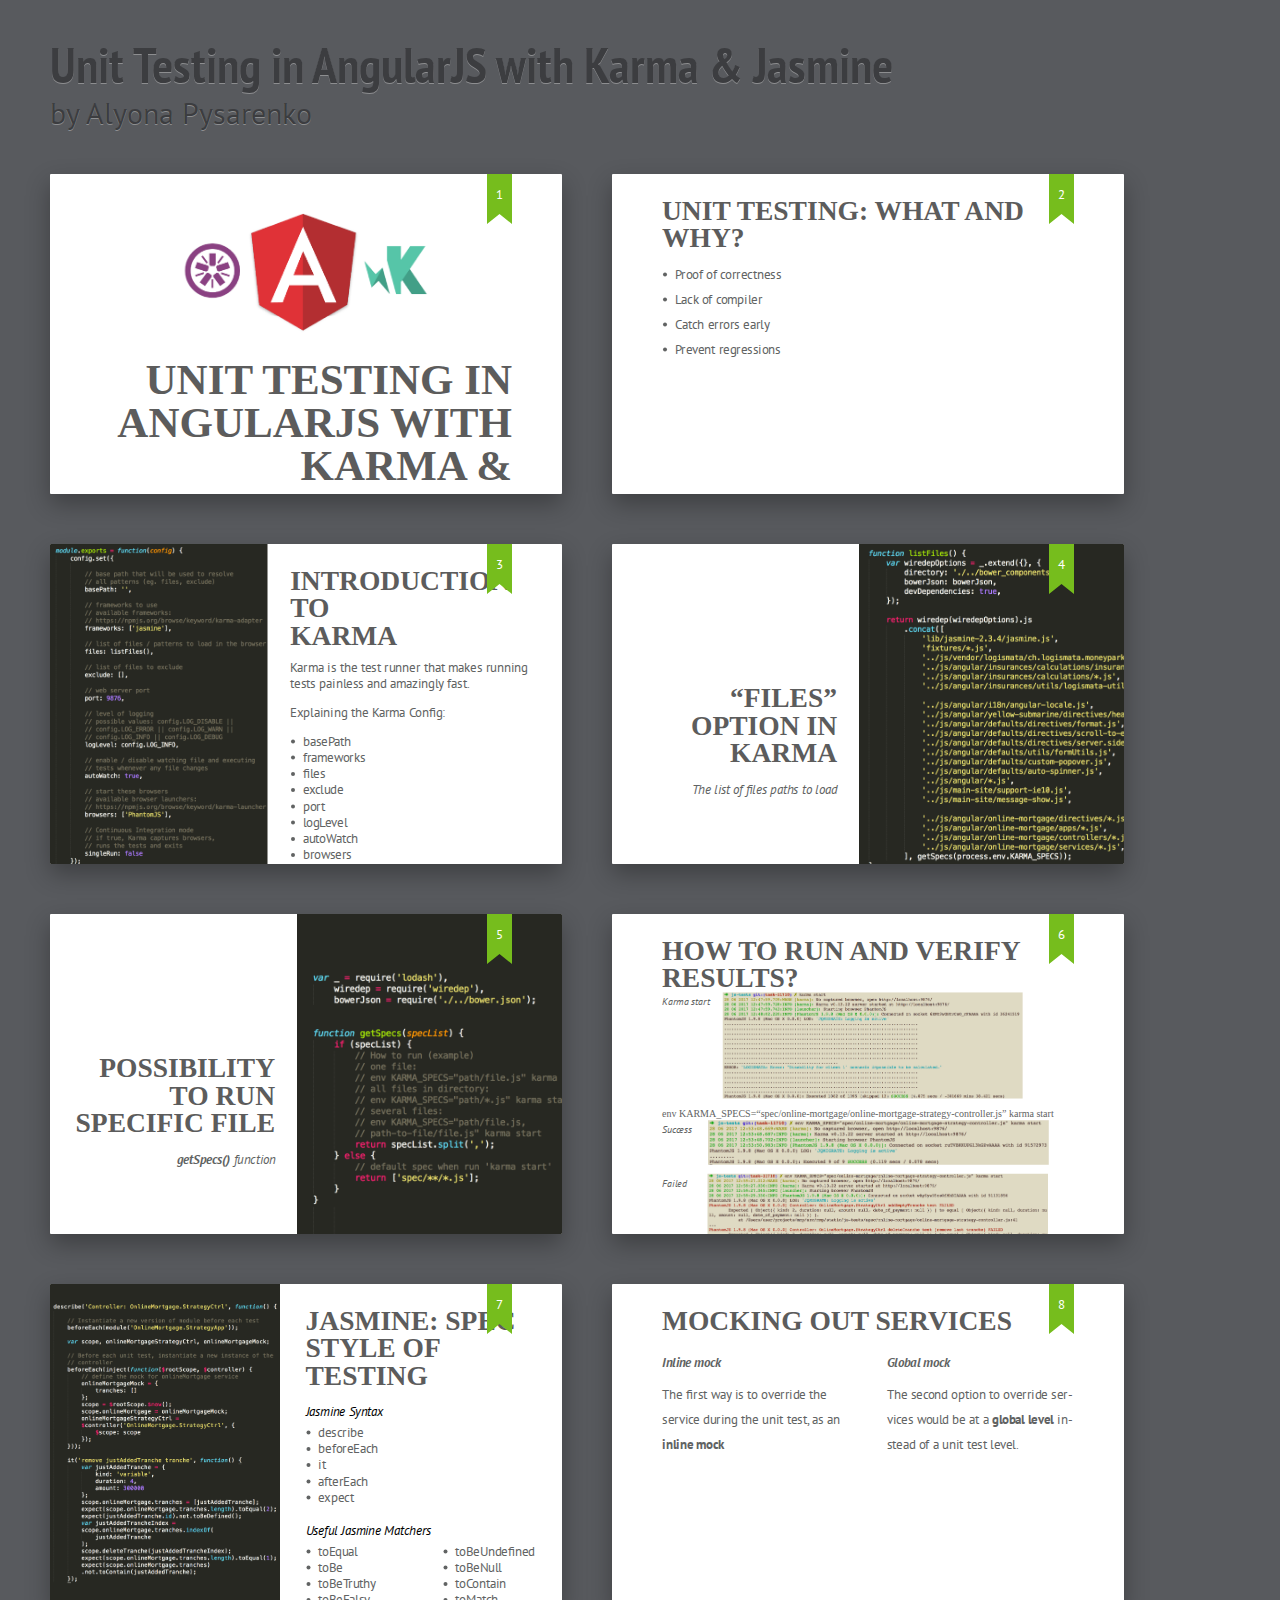
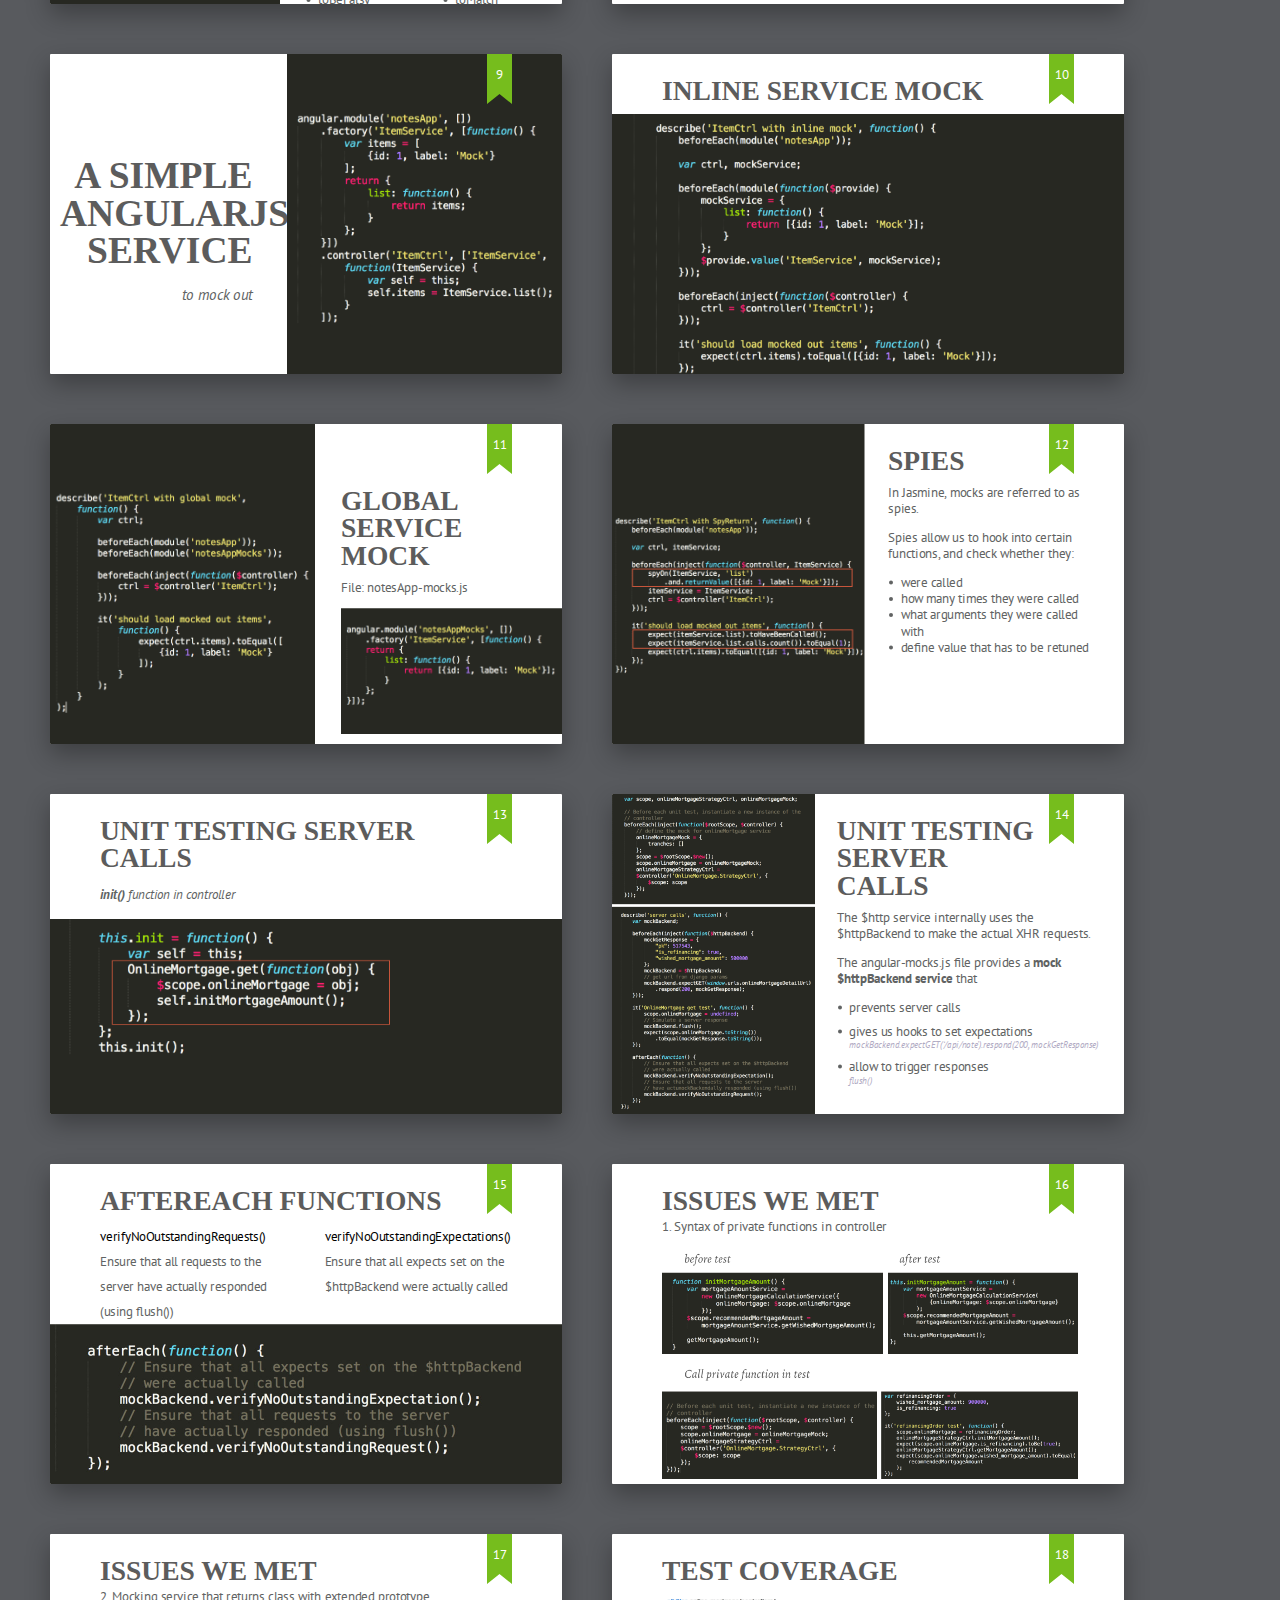
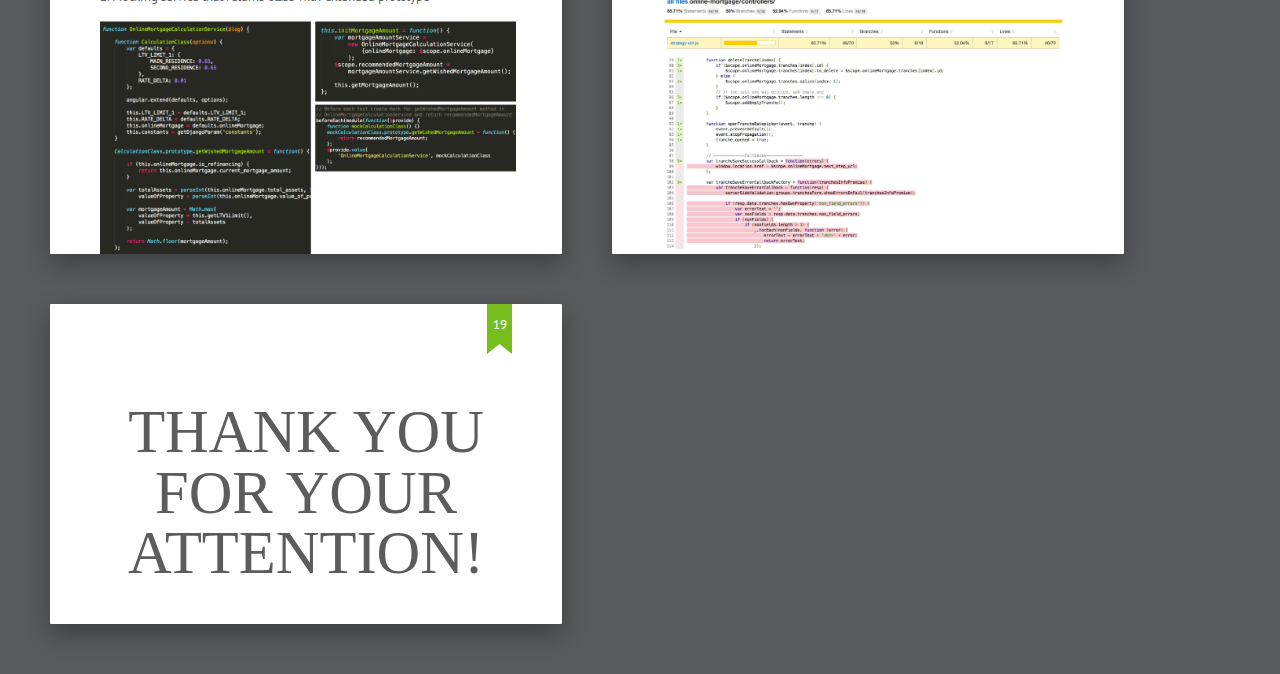
<file: angular-unit-testing/index.html>
<!DOCTYPE html>
<html lang="en">
<head>
	<title>Unit Testing in AngularJS with Karma & Jasmine</title>
	<meta charset="utf-8">
	<meta http-equiv="x-ua-compatible" content="ie=edge">
	<meta name="viewport" content="width=device-width, initial-scale=1">
	<link rel="stylesheet" href="shower/themes/ribbon/styles/screen-16x10.css">
</head>
<body class="shower list">
	<header class="caption">
		<h1>Unit Testing in AngularJS with Karma & Jasmine</h1>
		<p>by Alyona Pysarenko</p>
	</header>

	<section class="slide" id="cover">
		<figure>
			<img class="cover" src="pictures/cover.png" alt="Karma and Jasmine">
		</figure>
		<h2>Unit Testing in AngularJS with Karma & Jasmine</h2>
		<p>by Alyona Pysarenko</p>
	</section>

	<section class="slide">
		<h2>Unit Testing: What and Why?</h2>
		<ol>
			<li>Proof of correctness</li>
			<li>Lack of compiler</li>
			<li>Catch errors early</li>
			<li>Prevent regressions</li>
		</ol>
	</section>

	<section class="slide slide-content-right karma-config">
		<figure class="pull-left">
			<img src="pictures/slide3.png" alt="Karma config">
		</figure>
		<div class="pull-right">
			<h2>Introduction to <br>Karma</h2>
			<p>Karma is the test runner that makes running tests painless and amazingly fast.</p>
			<p>Explaining the Karma Config:</p>
			<ol>
				<li>basePath</li>
				<li>frameworks</li>
				<li>files</li>
				<li>exclude</li>
				<li>port</li>
				<li>logLevel</li>
				<li>autoWatch</li>
				<li>browsers</li>
				<li>singleRun</li>
			</ol>
		</div>
	</section>

	<section class="slide files-option-karma">
		<div class="pull-left slide-content-left">
			<h2>“Files” Option in Karma</h2>
			<p>The list of files paths to load</p>
		</div>
		<figure class="pull-right">
			<img src="pictures/slide4.png" alt="Files Option in Karma">
		</figure>
	</section>

	<section class="slide run-specific-file">
		<div class="pull-left slide-content-left">
			<h2>Possibility to run specific file</h2>
			<p><i><b>getSpecs()</b> function</i></p>
		</div>
		<figure class="pull-right">
			<img src="pictures/slide5.png" alt="Possibility to run specific file">
		</figure>
	</section>

	<section class="slide karma-run">
		<h2>How to run and verify results?</h2>
		<p class="title-karma-start">Karma start</p>
		<figure class="karma-run-default">
			<img src="pictures/slide6_1.png" alt="Karma start">
		</figure>
		<p class="condensed-font">env KARMA_SPECS=“spec/online-mortgage/online-mortgage-strategy-controller.js” karma start</p>
		<p class="title-left">Success</p>
		<figure class="karma-run-success">
			<img src="pictures/slide6_2.png" alt="Karma start success">
		</figure>
		<p class="title-left">Failed</p>
		<figure class="karma-run-fail">
			<img src="pictures/slide6_3.png" alt="Karma start failed">
		</figure>
	</section>

	<section class="slide slide-content-right jasmine-spec-style">
		<figure class="pull-left">
			<img src="pictures/slide7.png" alt="Jasmine Spec Style">
		</figure>
		<div class="pull-right">
			<h2>Jasmine: Spec <br>Style of Testing</h2>
			<h3>Jasmine Syntax</h3>
			<ol>
				<li>describe</li>
				<li>beforeEach</li>
				<li>it</li>
				<li>afterEach</li>
				<li>expect</li>
			</ol>
			<h3>Useful Jasmine Matchers</h3>
			<ol class="double">
				<li>toEqual</li>
				<li>toBe</li>
				<li>toBeTruthy</li>
				<li>toBeFalsy</li>
				<li>toBeDefined</li>
				<li>toBeUndefined</li>
				<li>toBeNull</li>
				<li>toContain</li>
				<li>toMatch</li>
			</ol>
		</div>
	</section>

	<section class="slide mocking-services">
		<h2>Mocking Out Services</h2>
		<div class="double">
			<div>
				<p><i><b>Inline mock</b></i></p>
				<p>The first way is to override the service during the unit test, as an <b>inline mock</b></p>
			</div>
			<div>
				<p><i><b>Global mock</b></i></p>
				<p>The second option to override services would be at a <b>global level</b> instead of a unit test level.</p>
			</div>
		</div>
	</section>

	<section class="slide simple-service">
		<div class="pull-left slide-content-left">
			<h2>A Simple AngularJS Service</h2>
			<p><i>to mock out</i></p>
		</div>
		<figure class="pull-right">
			<img src="pictures/slide9.png" alt="A Simple AngularJS Service">
		</figure>
	</section>

	<section class="slide full-width-pic inline-service-mock">
		<h2>inline service mock</h2>
		<figure>
			<img src="pictures/slide10.png" alt="inline service mock">
		</figure>
	</section>

	<section class="slide slide-content-right global-service-mock">
		<figure class="pull-left">
			<img src="pictures/slide11.png" alt="Global Service mock">
		</figure>
		<div class="pull-right">
			<h2>Global Service mock</h2>
			<p>File: notesApp-mocks.js</p>
			<figure>
				<img src="pictures/slide11_2.png" alt="Global Service mock">
			</figure>
		</div>
	</section>

	<section class="slide slide-content-right spies">
		<figure class="pull-left">
			<img src="pictures/slide12.png" alt="Spies">
		</figure>
		<div class="pull-right">
			<h2>Spies</h2>
			<p>In Jasmine, mocks are referred to as spies.</p>
			<p>Spies allow us to hook into certain functions, and check whether they:</p>
			<ol>
				<li>were called</li>
				<li>how many times they were called</li>
				<li>what arguments they were called with</li>
				<li>define value that has to be retuned</li>
			</ol>
		</div>
	</section>

	<section class="slide full-width-pic init-function">
		<h2>Unit Testing Server Calls</h2>
		<p><i><b>init()</b> function in controller</i></p>
		<figure>
			<img src="pictures/slide13.png" alt="Unit Testing Server Calls">
		</figure>
	</section>

	<section class="slide unit-testing-server-calls slide-content-right">
		<figure class="pull-left">
			<img src="pictures/slide14.png" alt="Unit Testing Server Calls">
		</figure>
		<div class="pull-right">
			<h2>Unit Testing Server <br>Calls</h2>
			<p>The $http service internally uses the $httpBackend to make the actual XHR requests.</p>
			<p>The angular-mocks.js file provides a <b>mock $httpBackend service</b> that
			<ol>
				<li>prevents server calls</li>
				<li>gives us hooks to set expectations <i>mockBackend.expectGET(‘/api/note’).respond(200, mockGetResponse)</i></li>
				<li>allow to trigger responses  <i>flush()</i></li>
			</ol>
		</div>
	</section>

	<section class="slide full-width-pic">
		<h2>afterEach FUNCTIONS</h2>
		<div class="double">
			<div>
				<h3>verifyNoOutstandingRequests()</h3>
				<p>Ensure that all requests to the server have actually responded (using flush())</p>
			</div>
			<div>
				<h3>verifyNoOutstandingExpectations()</h3>
				<p>Ensure that all expects set on the $httpBackend were actually called</p>
			</div>
		</div>
		<figure>
			<img src="pictures/slide15.jpg" alt="afterEach FUNCTIONS">
		</figure>
	</section>

	<section class="slide issues">
		<h2>Issues we met</h2>
		<p>1. Syntax of private functions in controller</p>
		<figure>
			<img src="pictures/slide16.jpg" alt="Call private function in test">
		</figure>
	</section>

	<section class="slide issues">
		<h2>Issues we met</h2>
		<p>2. Mocking service that returns class with extended prototype</p>
		<figure>
			<img src="pictures/slide17.jpg" alt="Mocking service that returns class">
		</figure>
	</section>

	<section class="slide test-coverage">
		<h2>Test coverage</h2>
		<figure>
			<img src="pictures/slide18.jpg" alt="Test coverage">
		</figure>
	</section>

	<section class="slide thank-you">
		<h1>Thank you for your attention!</h1>
	</section>

	<div class="progress"></div>

	<script src="shower/shower.min.js"></script>
</body>
</html>
</file>
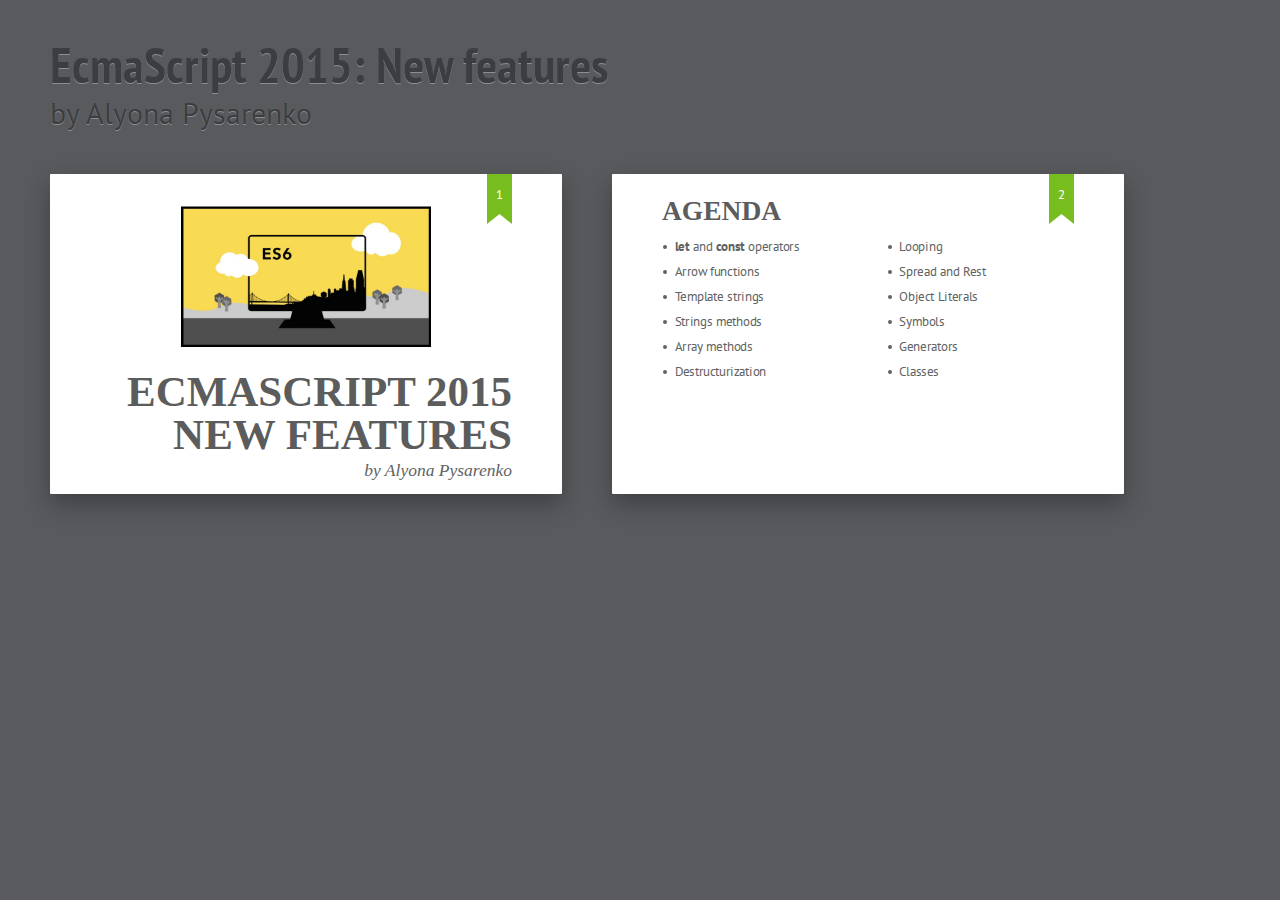
<file: es2015/index.html>
<!DOCTYPE html>
<html lang="en">
<head>
	<title>EcmaScript 2015</title>
	<meta charset="utf-8">
	<meta http-equiv="x-ua-compatible" content="ie=edge">
	<meta name="viewport" content="width=device-width, initial-scale=1">
	<link rel="stylesheet" href="shower/themes/ribbon/styles/screen-16x10.css">
</head>
<body class="shower list">
	<header class="caption">
		<h1>EcmaScript 2015: New features</h1>
		<p>by Alyona Pysarenko</p>
	</header>

	<section class="slide" id="cover">
		<figure>
			<img class="cover" src="pictures/cover.jpg" alt="EcmaScript 2015">
		</figure>
		<h2>EcmaScript 2015<br> New features</h2>
		<p>by Alyona Pysarenko</p>
	</section>

	<section class="slide">
		<h2>Agenda</h2>
		<ol class="double">
			<li><b>let</b> and <b>const</b> operators</li>
			<li>Arrow functions</li>
			<li>Template strings</li>
			<li>Strings methods</li>
			<li>Array methods</li>
			<li>Destructurization</li>
			<li>Looping</li>
			<li>Spread and Rest</li>
			<li>Object Literals</li>
			<li>Symbols</li>
			<li>Generators</li>
			<li>Classes</li>
		</ol>
	</section>
	<div class="progress"></div>
	<script src="shower/shower.min.js"></script>
</body>
</html>
</file>
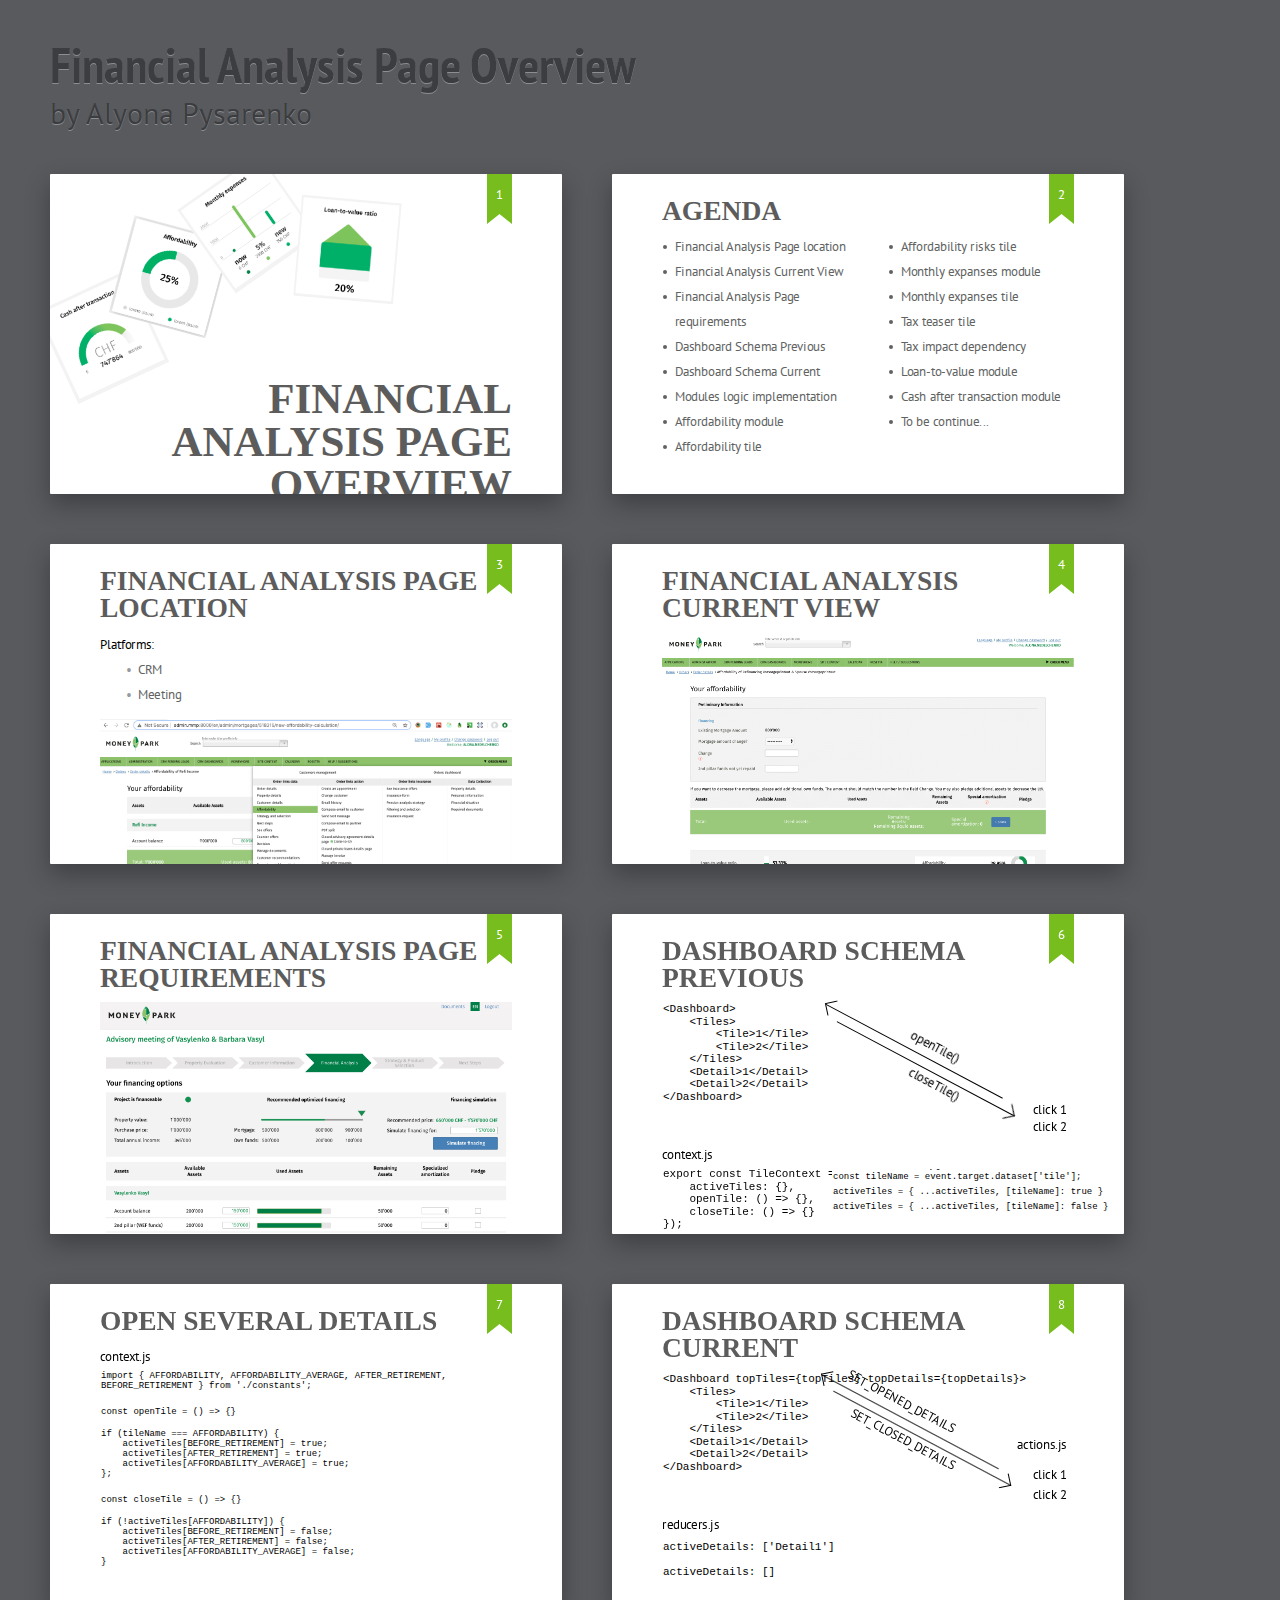
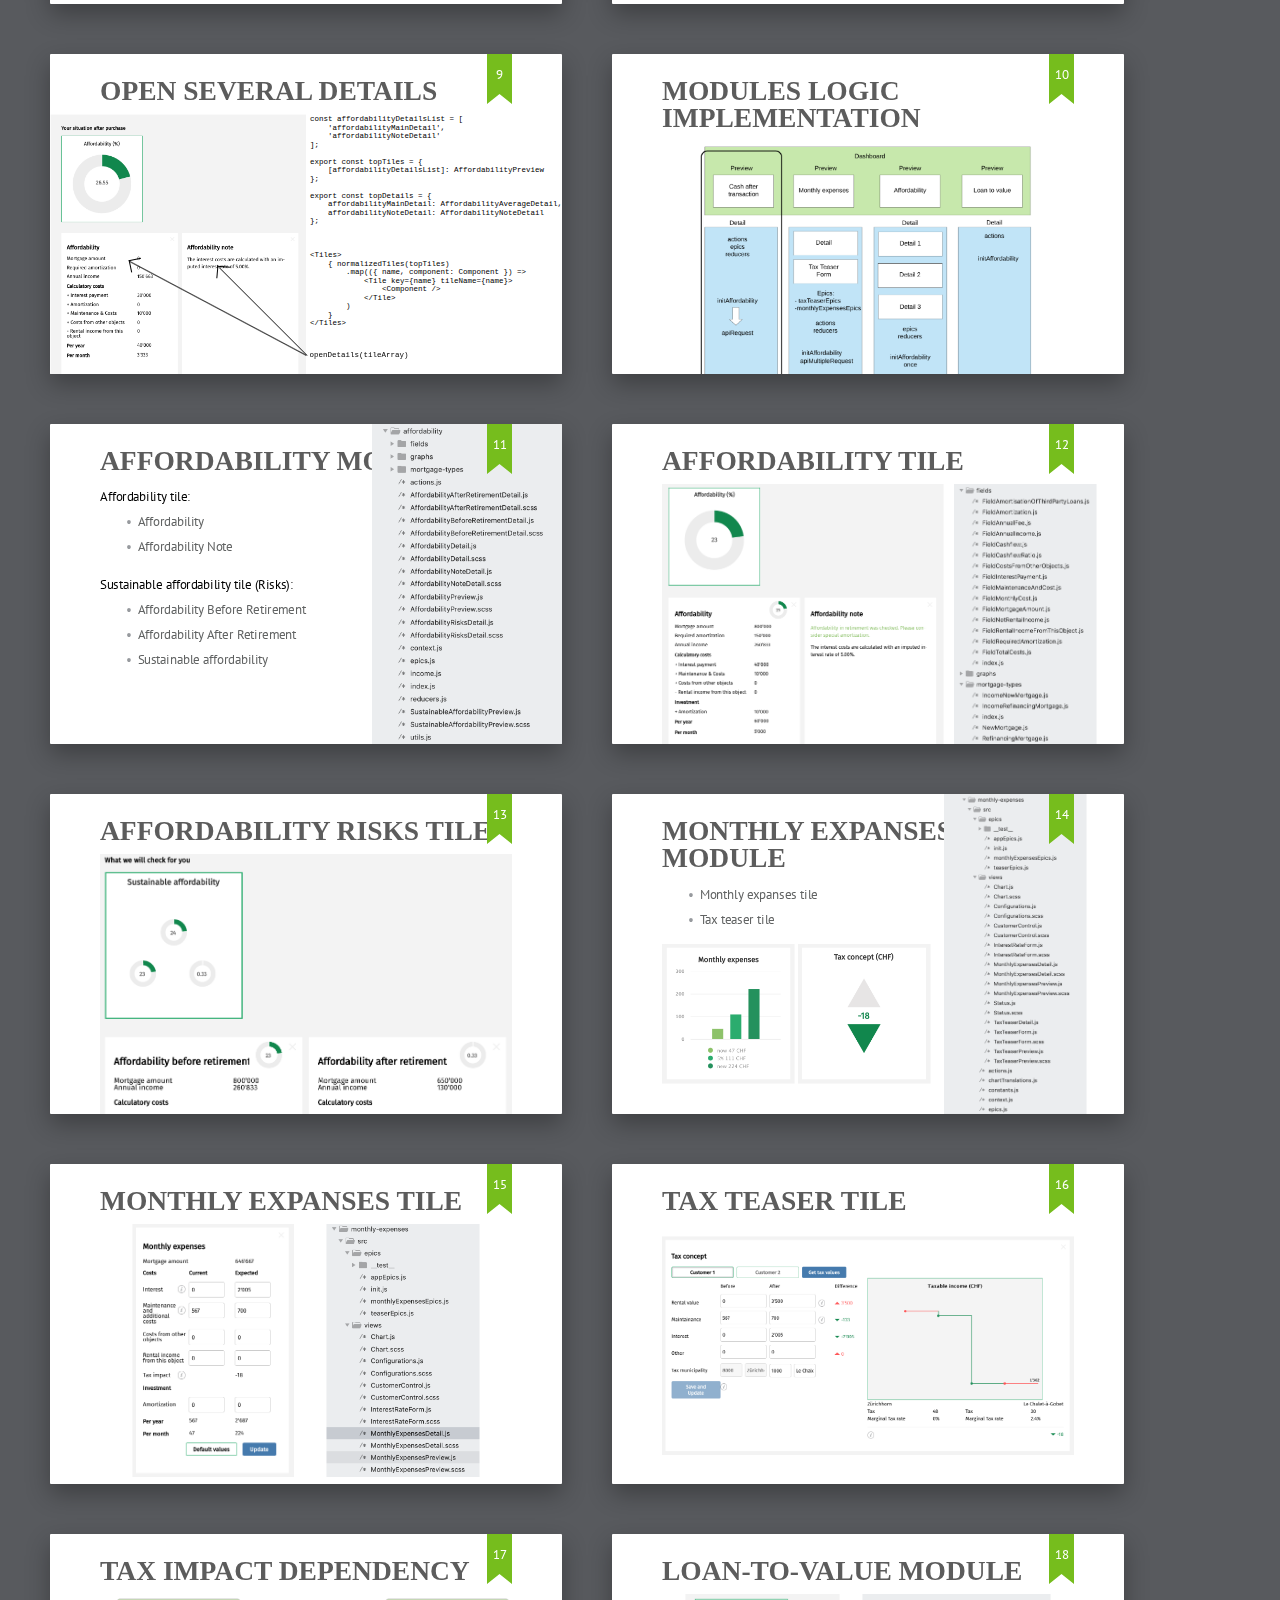
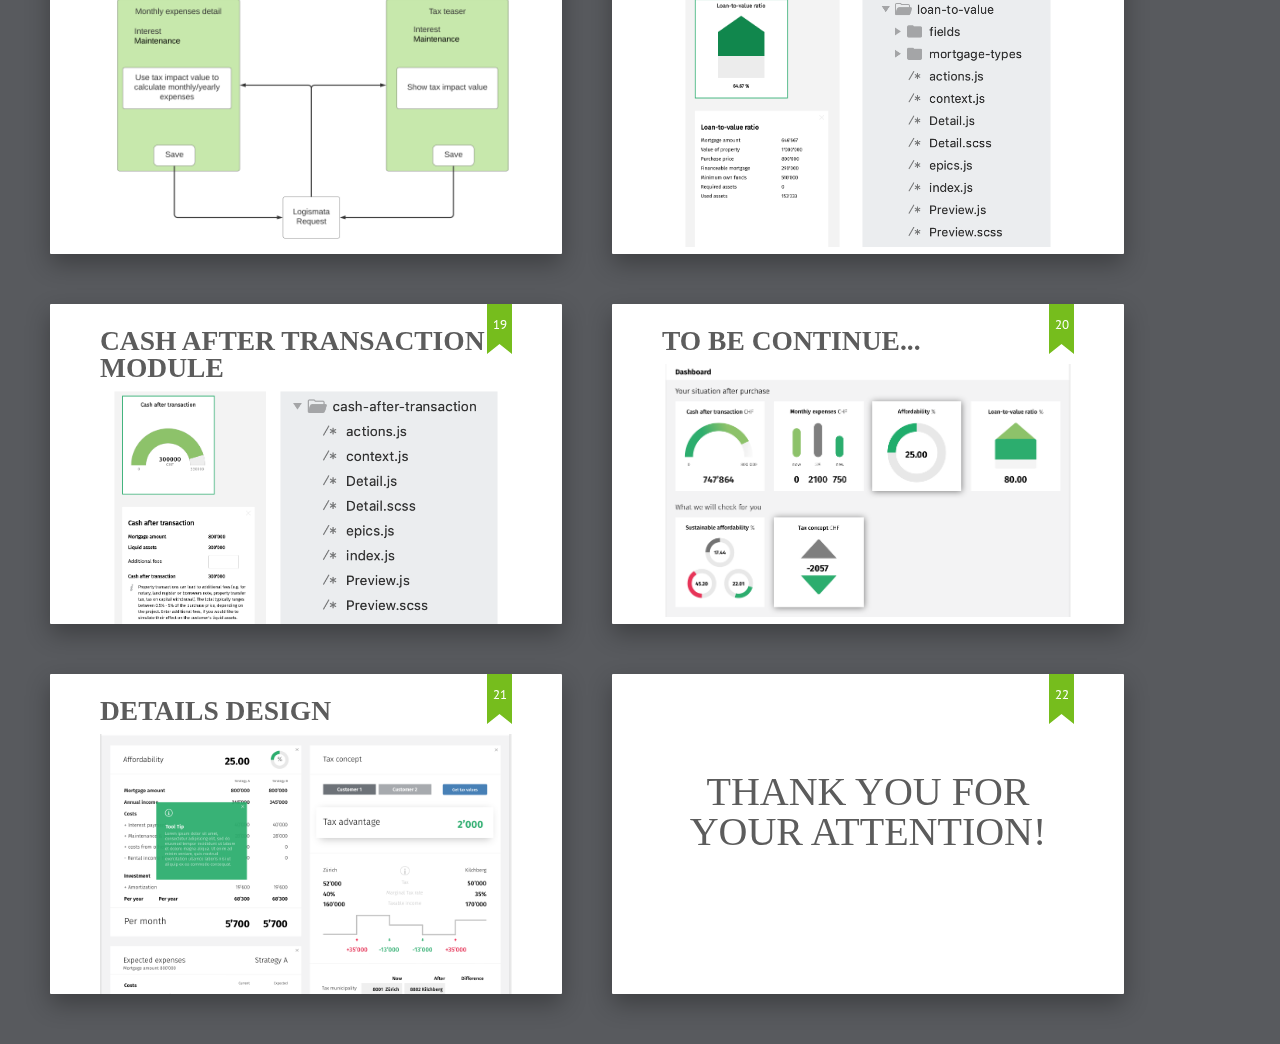
<file: financial-analysis/index.html>
<!DOCTYPE html>
<html lang="en">
<head>
	<title>Financial analysis page overview</title>
	<meta charset="utf-8">
	<meta http-equiv="x-ua-compatible" content="ie=edge">
	<meta name="viewport" content="width=device-width, initial-scale=1">
	<link rel="stylesheet" href="shower/themes/ribbon/styles/screen-16x10.css">
</head>
<body class="shower list">
	<header class="caption">
		<h1>Financial Analysis Page Overview</h1>
		<p>by Alyona Pysarenko</p>
	</header>

	<section class="slide" id="cover">
		<figure>
			<img class="cover" src="pictures/cover1.png" alt="Financial Analysis">
      <img class="cover" src="pictures/cover2.png" alt="Financial Analysis">
      <img class="cover" src="pictures/cover3.png" alt="Financial Analysis">
      <img class="cover" src="pictures/cover4.png" alt="Financial Analysis">
		</figure>
		<h2>Financial Analysis Page Overview</h2>
		<p>by Alyona Pysarenko</p>
	</section>

	<section class="slide">
		<h2>Agenda</h2>
		<ol class="agenda">
			<li>Financial Analysis Page location</li>
      <li>Financial Analysis Current View</li>
			<li>Financial Analysis Page requirements</li>
			<li>Dashboard Schema Previous</li>
      <li>Dashboard Schema Current</li>
			<li>Modules logic implementation</li>
      <li>Affordability module</li>
      <li>Affordability tile</li>
      <li>Affordability risks tile</li>
      <li>Monthly expanses module</li>
			<li>Monthly expanses tile</li>
			<li>Tax teaser tile</li>
      <li>Tax impact dependency</li>
      <li>Loan-to-value module</li>
      <li>Cash after transaction module</li>
			<li>To be continue...</li>
		</ol>
	</section>

  <section class="slide">
    <h2>Financial Analysis Page location</h2>
    <h3>Platforms:</h3>
    <ul>
      <li>CRM</li>
      <li>Meeting</li>
    </ul>
    <figure class="location">
      <img src="pictures/slide23.png" alt="Location">
    </figure>
  </section>

	<section class="slide">
		<h2>Financial Analysis Current View</h2>
		<figure class="scroll-page">
			<img src="pictures/slide2.png" alt="Current">
		</figure>
	</section>

	<section class="slide">
		<h2>Financial Analysis Page requirements</h2>
		<figure class="scroll-page">
			<img src="pictures/slide1.png" alt="Requirements">
		</figure>
	</section>

	<section class="slide previous">
		<h2>Dashboard Schema Previous</h2>
		<textarea>
<Dashboard>
    <Tiles>
        <Tile>1</Tile>
        <Tile>2</Tile>
    </Tiles>
    <Detail>1</Detail>
    <Detail>2</Detail>
</Dashboard>
    </textarea>
    <div class="reducers">
        <div class="next">context.js</div>
    </div>
    <textarea class="next">
export const TileContext = createContext({
    activeTiles: {},
    openTile: () => {},
    closeTile: () => {}
});
    </textarea>
    <div class="actions next">
        <div class="click1">click 1</div>
        <div class="setOpenned"><span class="arrowTop"></span>openTile()</div>
    </div>
    <div class="actions next">
        <textarea class="tileName activeDetails">
const tileName = event.target.dataset['tile'];
        </textarea>
    </div>
    <div class="actions next">
        <textarea class="openTile activeDetails">
activeTiles = { ...activeTiles, [tileName]: true }
        </textarea>
    </div>
    <div class="actions next">
        <div class="click2">click 2</div>
        <div class="setClosed"><span class="arrowBottom"></span>closeTile()</div>
    </div>
    <div class="actions next">
        <textarea class="closeTile activeDetails">
activeTiles = { ...activeTiles, [tileName]: false }
        </textarea>
    </div>
	</section>

	<section class="slide severalDetails">
		<h2>Open several details</h2>
    <div>context.js</div>
    <textarea class="next activeDetails constants">
import { AFFORDABILITY, AFFORDABILITY_AVERAGE, AFTER_RETIREMENT, BEFORE_RETIREMENT } from './constants';
    </textarea>
    <textarea class="next activeDetails">
const openTile = () => {}
    </textarea>
    <textarea class="next">
if (tileName === AFFORDABILITY) {
    activeTiles[BEFORE_RETIREMENT] = true;
    activeTiles[AFTER_RETIREMENT] = true;
    activeTiles[AFFORDABILITY_AVERAGE] = true;
};
    </textarea>
    <textarea class="next activeDetails">
const closeTile = () => {}
    </textarea>
    <textarea class="next">
if (!activeTiles[AFFORDABILITY]) {
    activeTiles[BEFORE_RETIREMENT] = false;
    activeTiles[AFTER_RETIREMENT] = false;
    activeTiles[AFFORDABILITY_AVERAGE] = false;
}
    </textarea>
	</section>

    <section class="slide">
    <h2>Dashboard Schema Current</h2>
    <textarea>
<Dashboard topTiles={topTiles} topDetails={topDetails}>
    <Tiles>
        <Tile>1</Tile>
        <Tile>2</Tile>
    </Tiles>
    <Detail>1</Detail>
    <Detail>2</Detail>
</Dashboard>
    </textarea>
    <div class="actions">
        <div class="next">actions.js</div>
    </div>
    <div class="reducers next">reducers.js</div>
    <div class="actions next">
        <div class="click1">click 1</div>
        <div class="setOpenned"><span class="arrowTop"></span>SET_OPENED_DETAILS</div>
    </div>
    <textarea class="next activeDetails">activeDetails: ['Detail1']</textarea>
    <div class="actions next">
        <div class="click2">click 2</div>
        <div class="setClosed"><span class="arrowBottom"></span>SET_CLOSED_DETAILS</div>
    </div>
    <textarea class="next activeDetails">activeDetails: []</textarea>
  </section>

  <section class="slide">
    <h2>Open several details</h2>
    <figure class="next left-img">
      <img src="pictures/slide3.png" alt="several details">
    </figure>
    <div class="width50">
      <textarea class="next">
const affordabilityDetailsList = [
    'affordabilityMainDetail',
    'affordabilityNoteDetail'
];

export const topTiles = {
    [affordabilityDetailsList]: AffordabilityPreview
};

export const topDetails = {
    affordabilityMainDetail: AffordabilityAverageDetail,
    affordabilityNoteDetail: AffordabilityNoteDetail
};
      </textarea>
      <textarea class="next">
<Tiles>
    { normalizedTiles(topTiles)
        .map(({ name, component: Component }) =>
            <Tile key={name} tileName={name}>
                <Component />
            </Tile>
        )
    }
</Tiles>
      </textarea>
      <div class="next">
          <div class="setOpenned"><span class="arrowTop"></span></div>
          <div class="setOpenned second"><span class="arrowTop"></span></div>
      <textarea>
openDetails(tileArray)
      </textarea>
    </div>
    </div>
  </section>

	<section class="slide">
		<h2>Modules logic implementation</h2>
    <figure class="full-height">
      <img src="pictures/slide4.png" alt="Modules logic implementation">
    </figure>
	</section>

	<section class="slide">
		<h2>Affordability module</h2>
      <span class="next">Affordability tile:</span>
      <ul>
        <li class="next">Affordability</li>
        <li class="next">Affordability Note</li>
      </ul>
      <span class="next">Sustainable affordability tile (Risks):</span>
      <ul>
        <li class="next">Affordability Before Retirement</li>
        <li class="next">Affordability After Retirement</li>
        <li class="next">Sustainable affordability</li>
      </ul>
      <figure class="next affordability-structure">
        <img src="pictures/slide9.png" alt="Affordability module structure">
      </figure>
	</section>

	<section class="slide">
		<h2>Affordability tile</h2>
    <figure class="img-left">
      <img src="pictures/slide8.png" alt="Affordability tile">
    </figure>
    <figure class="next img-right">
      <img src="pictures/slide10.png" alt="Affordability tile details">
    </figure>
	</section>

  <section class="slide">
    <h2>Affordability risks tile</h2>
    <figure class="scroll-page">
      <img src="pictures/slide11.png" alt="Affordability risks">
    </figure>
  </section>

	<section class="slide">
		<h2>Monthly expanses module</h2>
    <ul>
      <li class="next">Monthly expanses tile</li>
      <li class="next">Tax teaser tile</li>
    </ul>
    <figure class="next preview">
      <img src="pictures/slide14.png" alt="Monthly expanses preview">
      <img src="pictures/slide15.png" alt="Tax teaser preview">
    </figure>
    <figure class="next monthly-expenses">
      <img src="pictures/slide12.png" alt="Monthly expanses module structure">
    </figure>
	</section>

  <section class="slide">
    <h2>Monthly expanses tile</h2>
    <figure class="full-height space">
      <img src="pictures/slide16.png" alt="Monthly expanses tile">
      <img src="pictures/slide18.png" alt="Monthly expanses files">
    </figure>
  </section>

  <section class="slide">
    <h2>Tax teaser tile</h2>
    <figure class="tax-slide">
      <img src="pictures/slide17.png" alt="Tax teaser tile">
    </figure>
  </section>

  <section class="slide">
    <h2>Tax impact dependency</h2>
    <figure class="full-height">
      <img src="pictures/slide5.png" alt="Monthly expanses tile">
    </figure>
  </section>


  <section class="slide">
    <h2>Loan-to-value module</h2>
    <figure class="full-height space">
      <img src="pictures/slide19.png" alt="Loan-to-value module">
      <img src="pictures/slide21.png" alt="Loan-to-value files">
    </figure>
  </section>

  <section class="slide">
    <h2>Cash after transaction module</h2>
    <figure class="full-height space">
      <img src="pictures/slide20.png" alt="Cash after transaction module">
      <img src="pictures/slide22.png" alt="Cash after transaction files">
    </figure>
  </section>

  <section class="slide">
    <h2>To be continue...</h2>
    <figure class="full-height">
      <img src="pictures/slide6.png" alt="new design">
    </figure>
  </section>

  <section class="slide">
    <h2>Details design</h2>
    <figure class="scroll-page">
      <img src="pictures/slide7.png" alt="new design">
    </figure>
  </section>

	<section class="slide thank-you">
		<h1>Thank you for your attention!</h1>
	</section>

	<div class="progress"></div>

	<script src="shower/shower.min.js"></script>
</body>
</html>
</file>
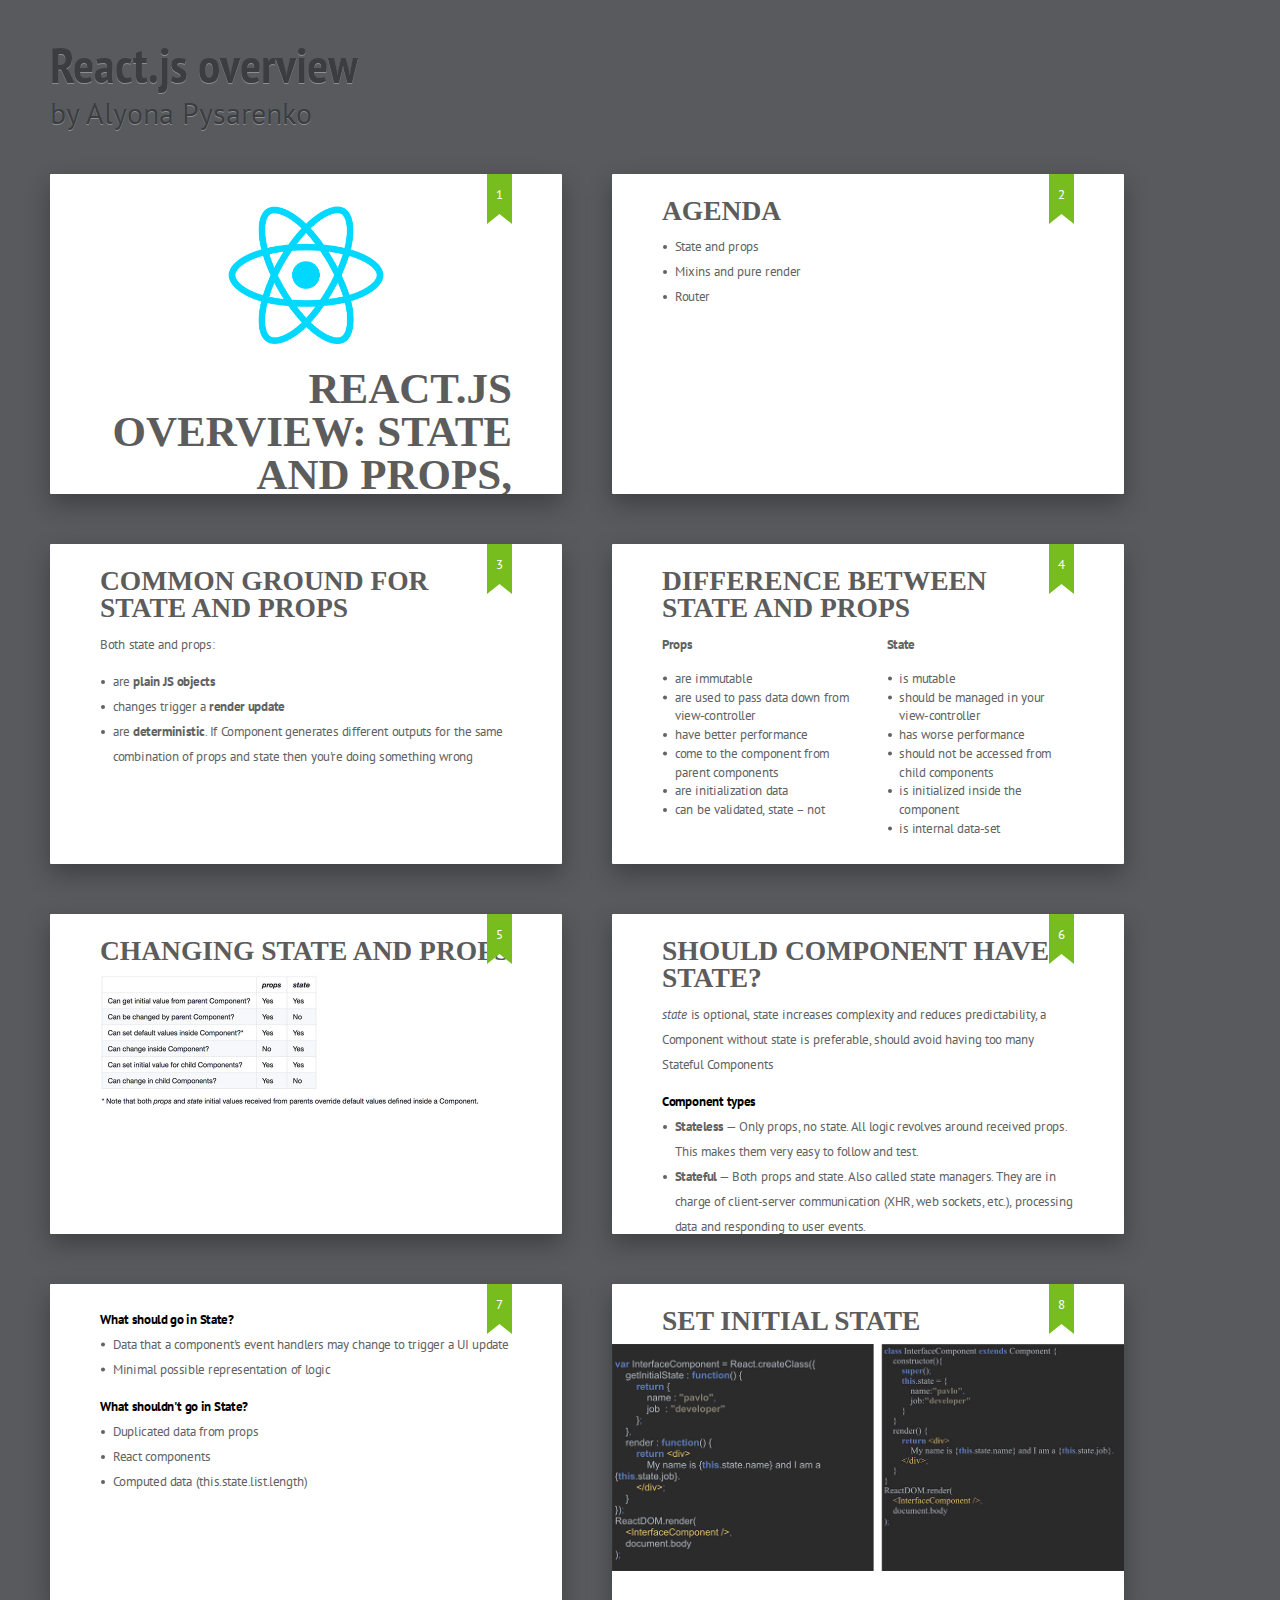
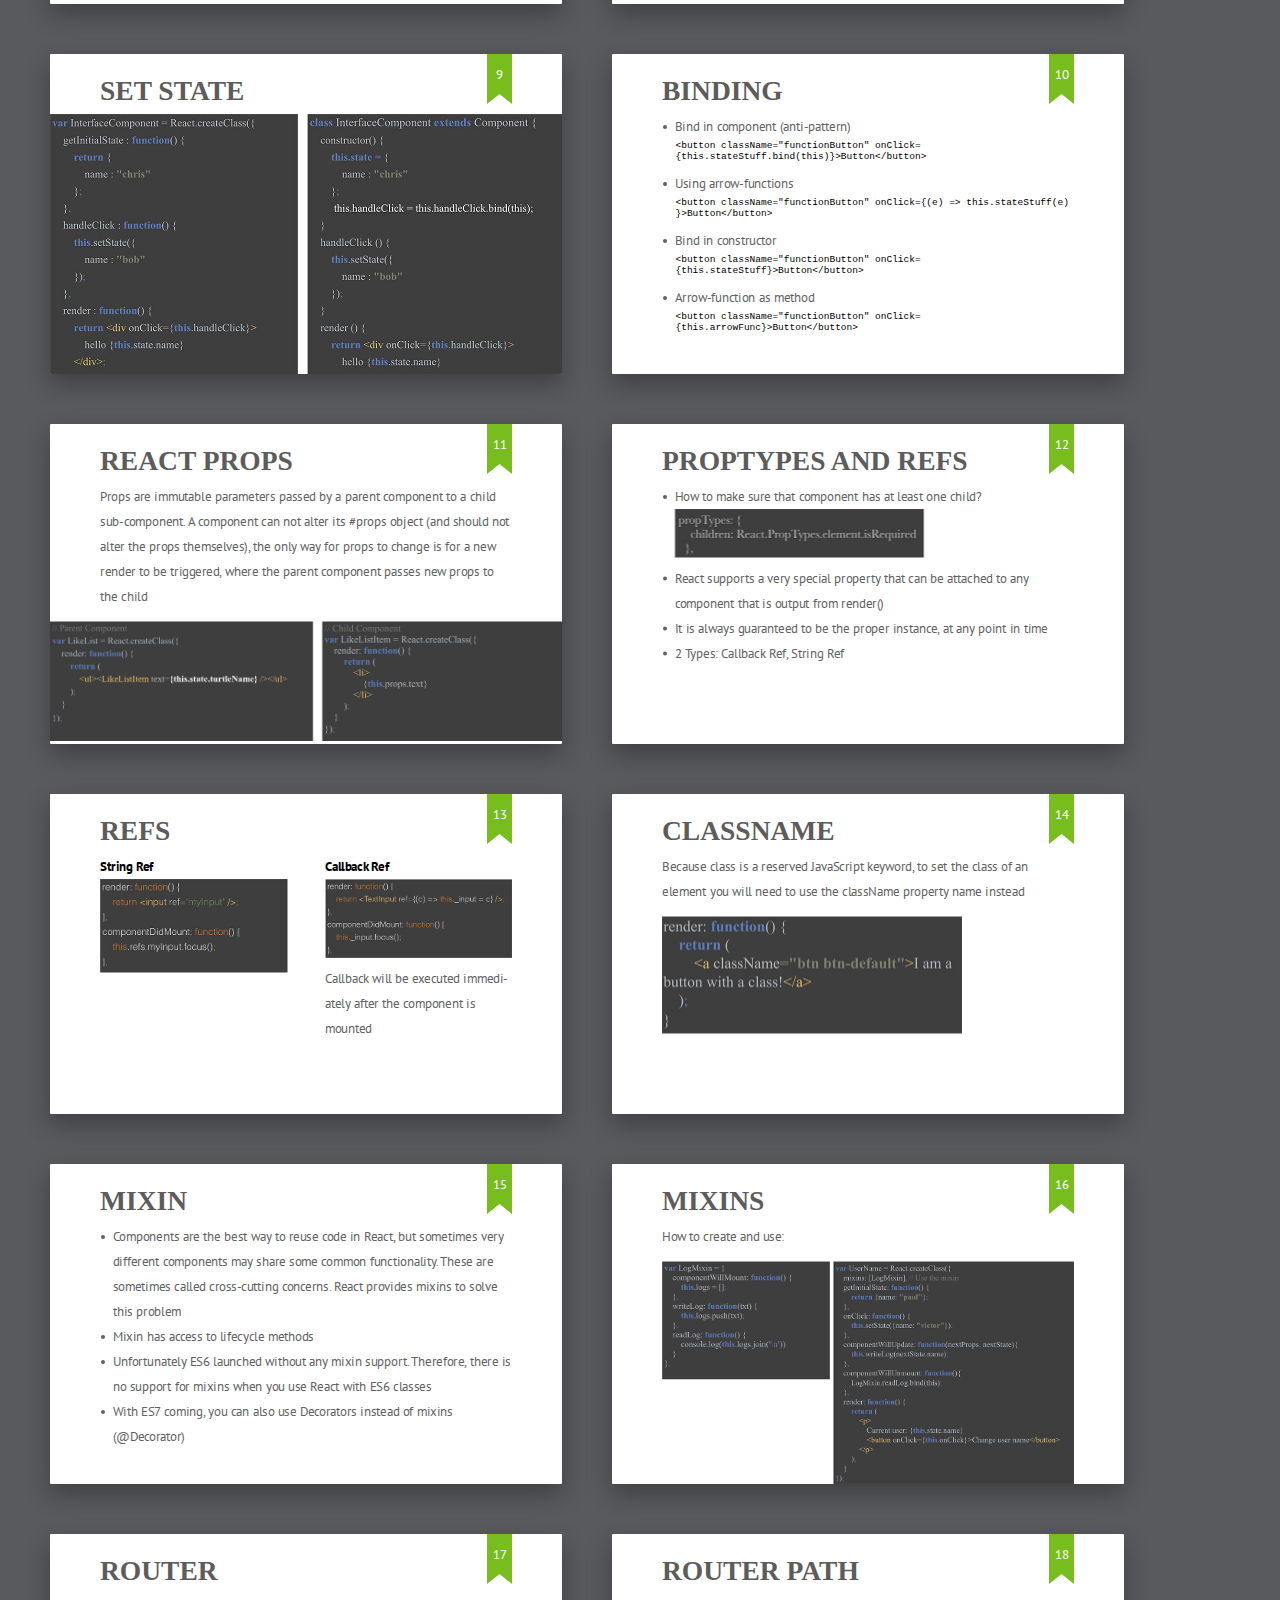
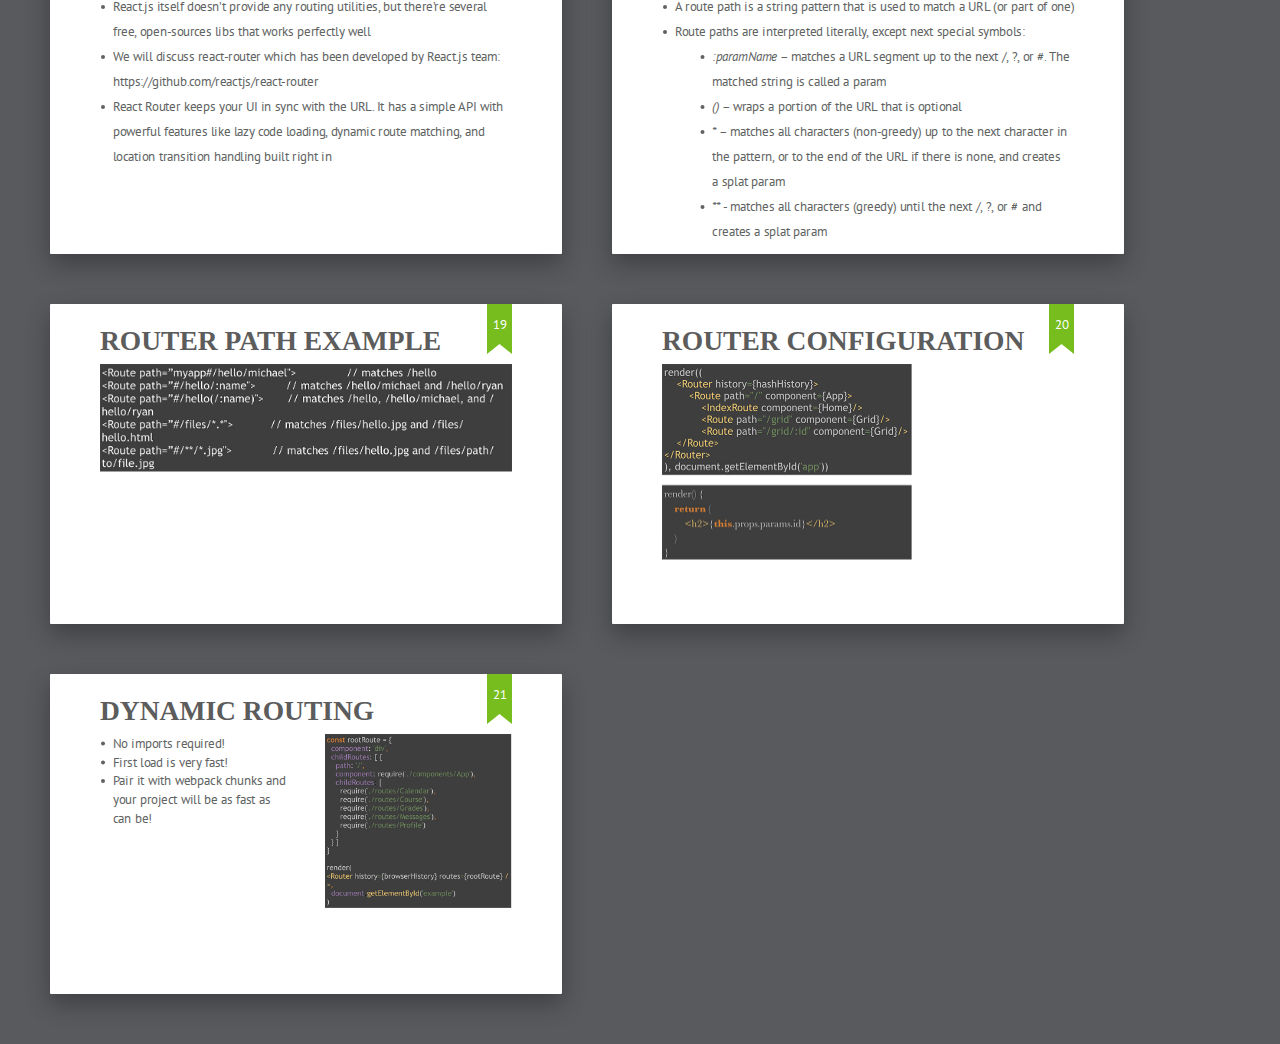
<file: reactjs-continue/index.html>
<!DOCTYPE html>
<html lang="en">
<head>
	<title>React.js: overview</title>
	<meta charset="utf-8">
	<meta http-equiv="x-ua-compatible" content="ie=edge">
	<meta name="viewport" content="width=device-width, initial-scale=1">
	<link rel="stylesheet" href="shower/themes/ribbon/styles/screen-16x10.css">
</head>
<body class="shower list">
	<header class="caption">
		<h1>React.js overview</h1>
		<p>by Alyona Pysarenko</p>
	</header>

	<section class="slide" id="cover">
		<figure>
			<img class="cover" src="pictures/cover.png" alt="Karma and Jasmine">
		</figure>
		<h2>React.js overview: state and props, mixins, router</h2>
		<p>by Alyona Pysarenko</p>
	</section>

	<section class="slide">
		<h2>Agenda</h2>
		<ol>
			<li>State and props</li>
			<li>Mixins and pure render</li>
			<li>Router</li>
		</ol>
	</section>

	<section class="slide">
		<h2>Common ground for state and props</h2>
		<p>Both state and props:</p>
		<ol>
			<li>are <b>plain JS objects</b></li>
			<li>changes trigger a <b>render update</b></li>
			<li>are <b>deterministic</b>. If Component generates different outputs for the same combination of props and state then you're doing something wrong</li>
		</ol>
	</section>

	<section class="slide">
		<h2>Difference between state and props</h2>
		<div class="double">
			<div>
				<p><b>Props</b></p>
				<ol>
					<li>are immutable</li>
					<li>are used to pass data down from view-controller</li>
					<li>have better performance</li>
					<li>come to the component from parent components</li>
					<li>are initialization data</li>
					<li>can be validated, state – not</li>
					<br>
				</ol>
			</div>
			<div>
				<p><b>State</b></p>
				<ol>
					<li>is mutable</li>
					<li>should be managed in your view-controller</li>
					<li>has worse performance</li>
					<li>should not be accessed from child components</li>
					<li>is initialized inside the component</li>
					<li>is internal data-set</li>
				</ol>
			</div>
		</div>
	</section>

	<section class="slide">
		<h2>Changing state and props</h2>
		<img src="pictures/slide5.jpg" alt="Changing state and props">
	</section>

	<section class="slide">
		<h2>Should Component have state?</h2>
		<p><i>state</i> is optional, state increases complexity and reduces predictability, a Component without state is preferable, should avoid having too many Stateful Components</p>
		<ol><b>Component types</b>
			<li><b>Stateless</b> — Only props, no state. All logic revolves around received props. This makes them very easy to follow and test.</li>
			<li><b>Stateful</b> — Both props and state. Also called state managers. They are in charge of client-server communication (XHR, web sockets, etc.), processing data and responding to user events.</li>
		</ol>
	</section>

	<section class="slide">
		<ol><b>What should go in State?</b>
			<li>Data that a component's event handlers may change to trigger a UI update</li>
			<li>Minimal possible representation of logic</li>
		</ol>
		<ol><b>What shouldn't go in State?</b>
			<li>Duplicated data from props</li>
			<li>React components</li>
			<li>Computed data (this.state.list.length)</li>
		</ol>
	</section>

	<section class="slide set-init-state">
		<h2>Set initial state</h2>
		<img src="pictures/slide6.jpg" alt="Set initial state">
	</section>

	<section class="slide set-init-state">
		<h2>Set state</h2>
		<img src="pictures/slide7.jpg" alt="Set state">
	</section>

	<section class="slide diff-algorithm">
		<h2>Binding</h2>
		<ol>
			<li>Bind in component (anti-pattern)
				<textarea><button className="functionButton" onClick={this.stateStuff.bind(this)}>Button</button></textarea>
			</li>
			<li>Using arrow-functions
				<textarea><button className="functionButton" onClick={(e) => this.stateStuff(e) }>Button</button></textarea>
			</li>
			<li>Bind in constructor
				<textarea><button className="functionButton" onClick={this.stateStuff}>Button</button></textarea>
			</li>
			<li>Arrow-function as method
				<textarea><button className="functionButton" onClick={this.arrowFunc}>Button</button></textarea>
			</li>
		</ol>
	</section>

	<section class="slide set-init-state">
		<h2>React props</h2>
		<p>Props are immutable parameters passed by a parent component to a child sub-component. A component can not alter its #props object (and should not alter the props themselves), the only way for props to change is for a new render to be triggered, where the parent component passes new props to the child</p>
		<figure>
			<img src="pictures/slide8.jpg" alt="React Props">
		</figure>
	</section>

	<section class="slide">
		<h2>propTypes and refs</h2>
		<ol>
			<li>How to make sure that component has at least one child?
				<img src="pictures/slide9.jpg" alt="propTypes and refs">
			</li>
			<li>React supports a very special property that can be attached to any component that is output from render()</li>
			<li>It is always guaranteed to be the proper instance, at any point in time</li>
			<li>2 Types: Callback Ref, String Ref</li>
		</ol>
	</section>

	<section class="slide">
		<h2>Refs</h2>
		<div class="double">
			<div>
				<b>String Ref</b>
				<img src="pictures/slide11.jpg" alt="String Ref">
			</div>
			<div>
				<b>Callback Ref</b>
				<img src="pictures/slide10.jpg" alt="Callback Ref">
				<p>Callback will be executed immediately after the component is mounted</p>
			</div>
		</div>
	</section>

	<section class="slide">
		<h2>classname</h2>
		<p>Because class is a reserved JavaScript keyword, to set the class of an element you will need to use the className property name instead</p>
		<img src="pictures/slide12.jpg" alt="className">
	</section>

	<section class="slide">
		<h2>Mixin</h2>
		<ol>
			<li>Components are the best way to reuse code in React, but sometimes very different components may share some common functionality. These are sometimes called cross-cutting concerns. React provides mixins to solve this problem</li>
			<li>Mixin has access to lifecycle methods</li>
			<li>Unfortunately ES6 launched without any mixin support. Therefore, there is no support for mixins when you use React with ES6 classes</li>
			<li>With ES7 coming, you can also use Decorators instead of mixins (@Decorator)</li>
		</ol>
	</section>

	<section class="slide mixins">
		<h2>Mixins</h2>
		<p>How to create and use:</p>
		<img src="pictures/slide13.jpg" alt="mixins">
	</section>

	<section class="slide">
		<h2>Router</h2>
		<ol>
			<li>React.js itself doesn’t provide any routing utilities, but there’re several free, open-sources libs that works perfectly well</li>
			<li>We will discuss react-router which has been developed by React.js team: https://github.com/reactjs/react-router</li>
			<li>React Router keeps your UI in sync with the URL. It has a simple API with powerful features like lazy code loading, dynamic route matching, and location transition handling built right in</li>
		</ol>
	</section>

	<section class="slide">
		<h2>Router path</h2>
		<ol>
			<li>A route path is a string pattern that is used to match a URL (or part of one)</li>
			<li>Route paths are interpreted literally, except next special symbols:
				<ol>
					<li><i>:paramName</i> – matches a URL segment up to the next /, ?, or #. The matched string is called a param</li>
					<li><i>()</i> – wraps a portion of the URL that is optional</li>
					<li><i>*</i> – matches all characters (non-greedy) up to the next character in the pattern, or to the end of the URL if there is none, and creates a splat param</li>
					<li><i>**</i> - matches all characters (greedy) until the next /, ?, or # and creates a splat param</li>
				</ol>
			</li>
		</ol>
	</section>

	<section class="slide mixins">
		<h2>Router path example</h2>
		<img src="pictures/slide14.jpg" alt="Router path example">
	</section>

	<section class="slide">
		<h2>Router configuration</h2>
		<img src="pictures/slide15.jpg" alt="Router configuration">
	</section>

	<section class="slide">
		<h2>Dynamic routing</h2>
		<div class="double">
			<div>
				<ol>
					<li>No imports required!</li>
					<li>First load is very fast!</li>
					<li>Pair it with webpack chunks and your project will be as fast as can be!</li>
			</div>
			<div>
				<img src="pictures/slide16.jpg" alt="Dynamic routing">
			</div>
		</div>
	</section>

	<div class="progress"></div>

	<script src="shower/shower.min.js"></script>
</body>
</html>
</file>
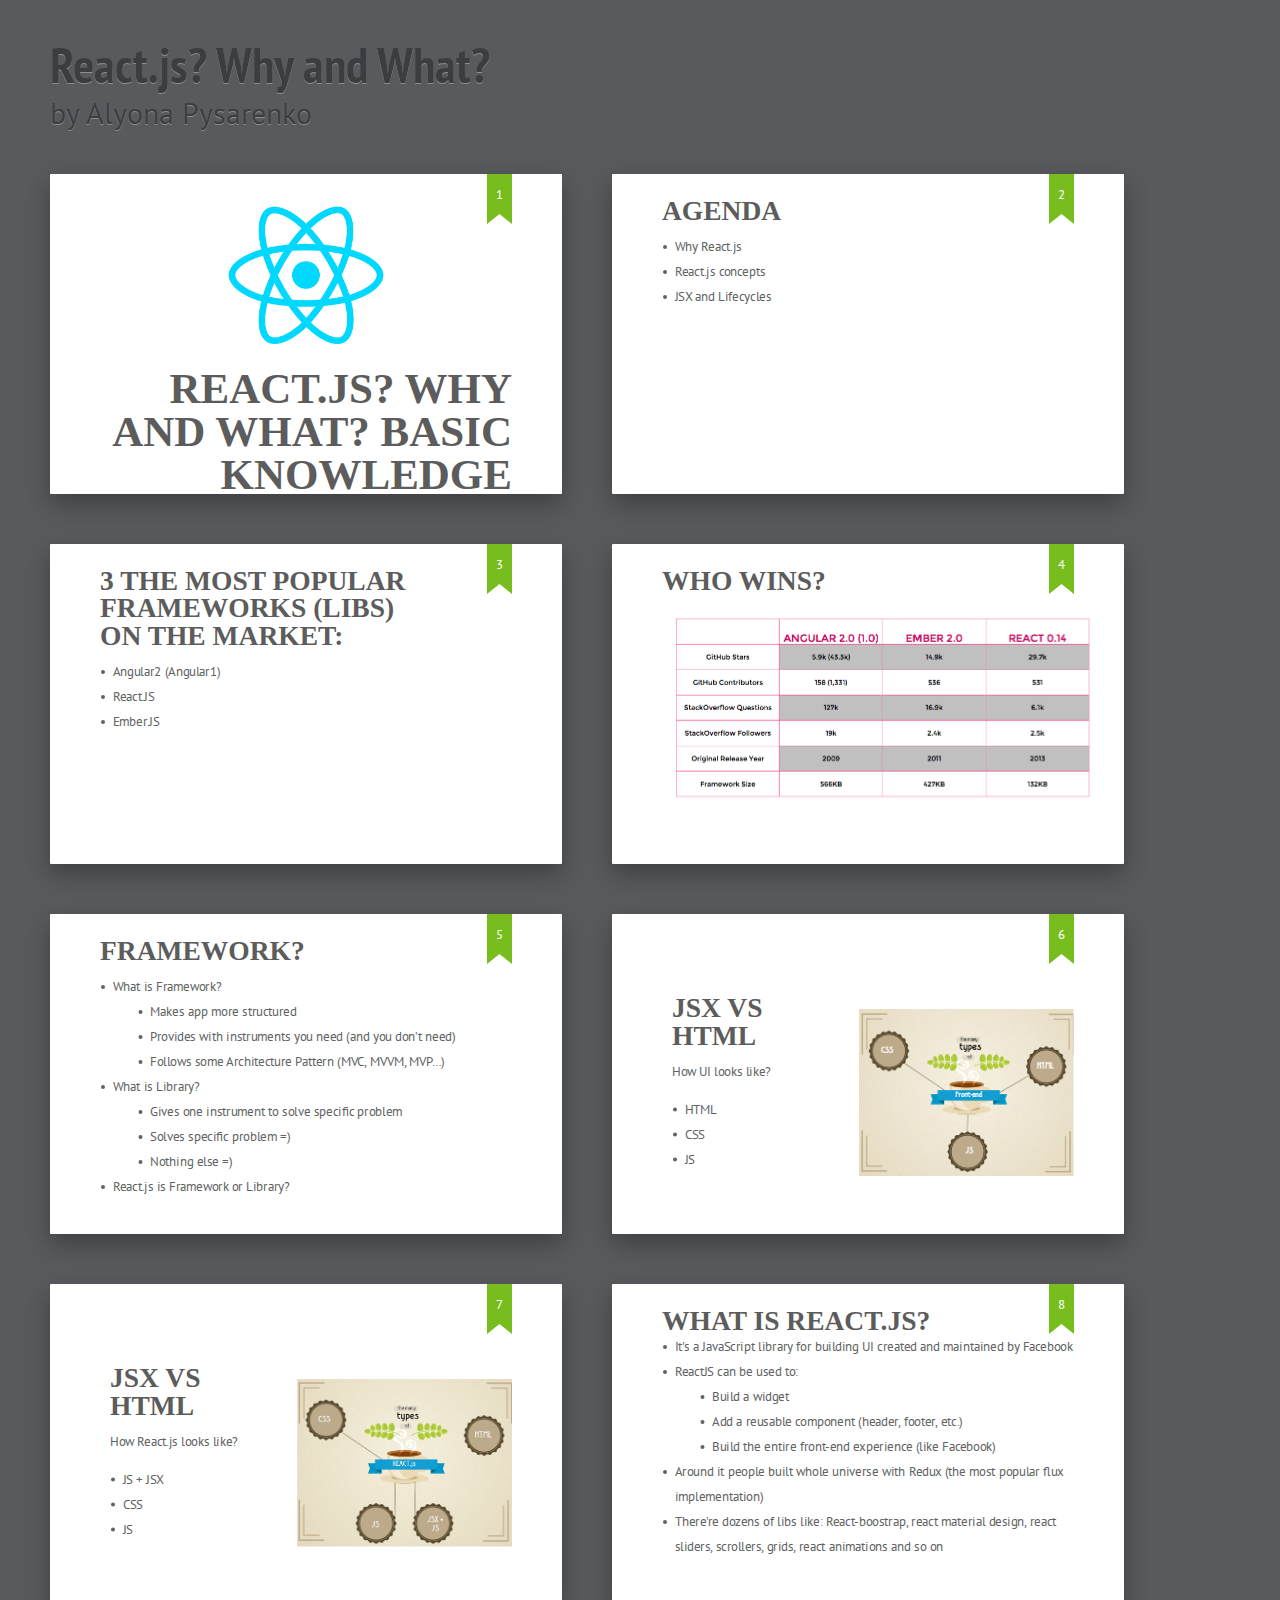
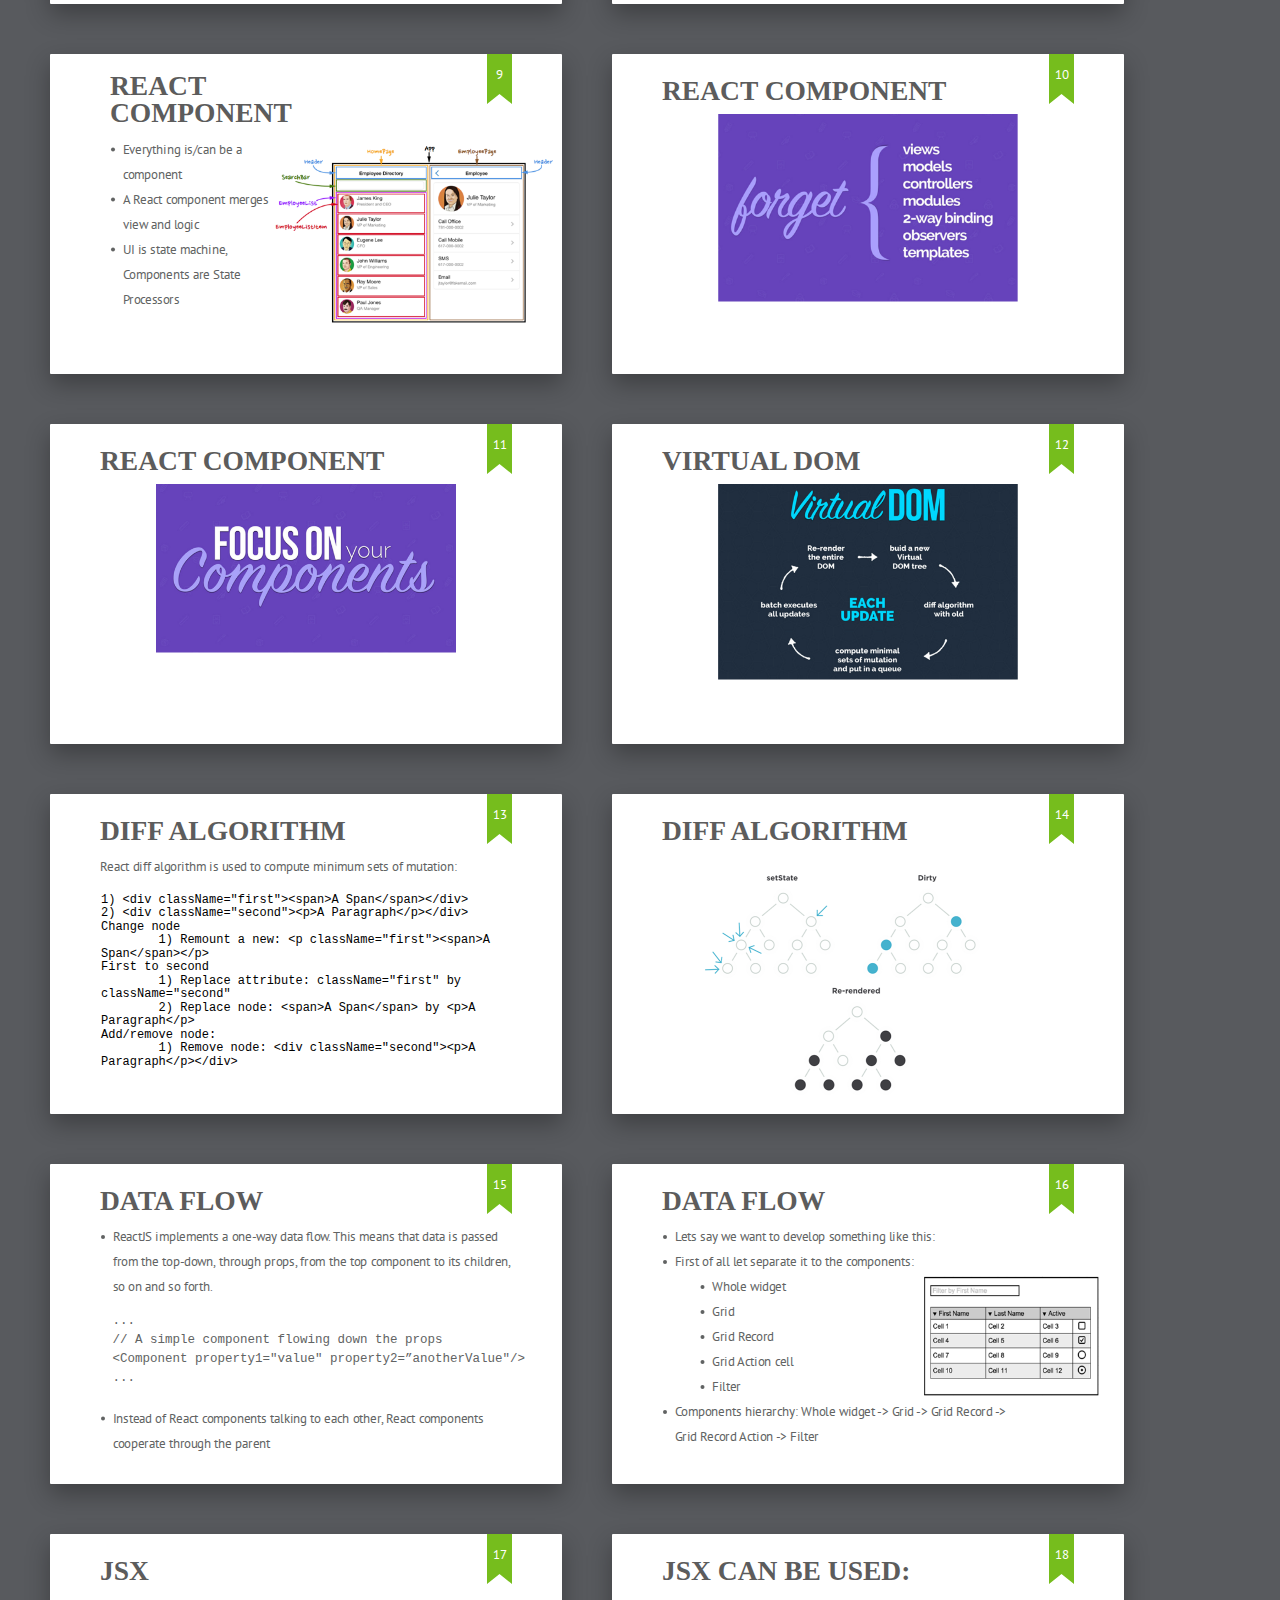
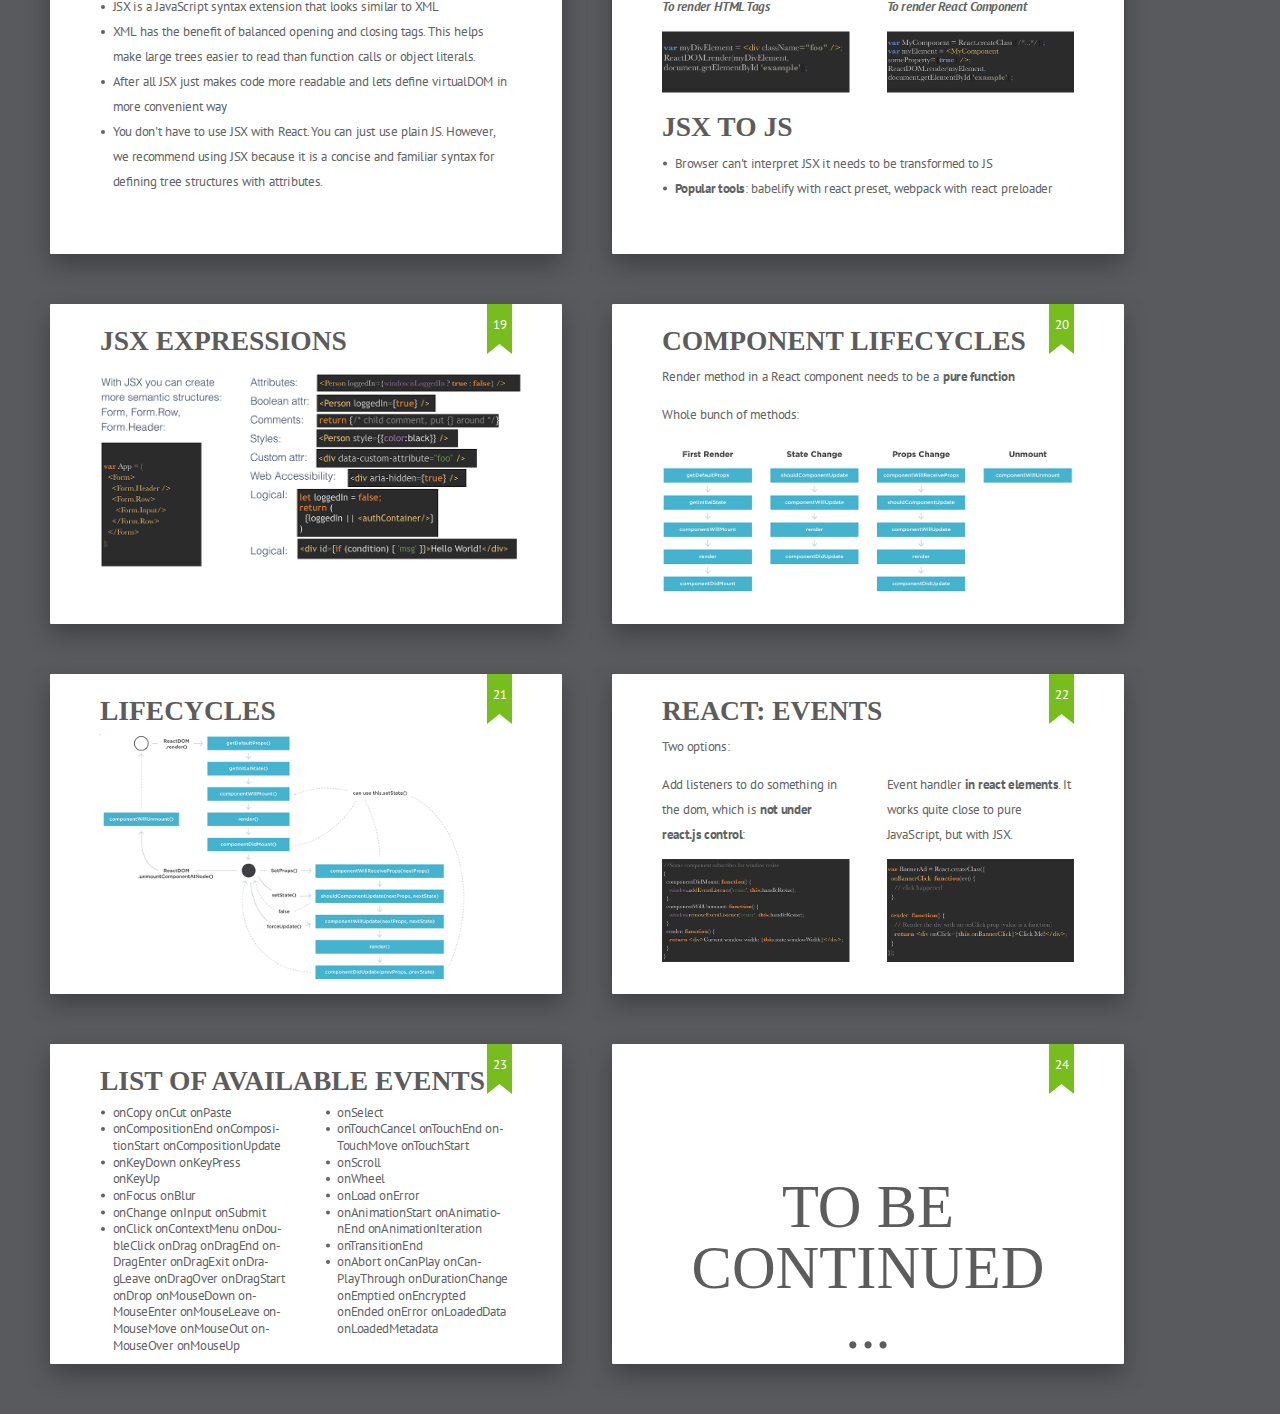
<file: reactjs/index.html>
<!DOCTYPE html>
<html lang="en">
<head>
	<title>React.js: Why and What?</title>
	<meta charset="utf-8">
	<meta http-equiv="x-ua-compatible" content="ie=edge">
	<meta name="viewport" content="width=device-width, initial-scale=1">
	<link rel="stylesheet" href="shower/themes/ribbon/styles/screen-16x10.css">
</head>
<body class="shower list">
	<header class="caption">
		<h1>React.js? Why and What?</h1>
		<p>by Alyona Pysarenko</p>
	</header>

	<section class="slide" id="cover">
		<figure>
			<img class="cover" src="pictures/cover.png" alt="Karma and Jasmine">
		</figure>
		<h2>React.js? Why and What? Basic knowledge</h2>
		<p>by Alyona Pysarenko</p>
	</section>

	<section class="slide">
		<h2>Agenda</h2>
		<ol>
			<li>Why React.js</li>
			<li>React.js concepts</li>
			<li>JSX and Lifecycles</li>
		</ol>
	</section>

	<section class="slide">
		<h2>3 the most popular frameworks (libs)</br> on the market:</h2>
		<ol>
			<li>Angular2 (Angular1)</li>
			<li>React.JS</li>
			<li>Ember.JS</li>
		</ol>
	</section>

	<section class="slide">
		<h2>Who Wins?</h2>
		<img src="pictures/slide3.png" alt="comparison">
	</section>

	<section class="slide">
		<h2>Framework?</h2>
		<ol>
			<li>What is Framework?
				<ol>
					<li>Makes app more structured</li>
					<li>Provides with instruments you need (and you don’t need)</li>
					<li>Follows some Architecture Pattern (MVC, MVVM, MVP…)</li>
				</ol>
			</li>
			<li>What is Library?
				<ol>
					<li>Gives one instrument to solve specific problem</li>
					<li>Solves specific problem =)</li>
					<li>Nothing else =)</li>
				</ol>
			</li>
			<li>React.js is Framework or Library?</li>
		</ol>
	</section>

	<section class="slide run-specific-file">
		<div class="slide-content-left">
			<h2>JSX vs Html</h2>
			<p>How UI looks like?</p>
			<ol>
				<li>HTML</li>
				<li>CSS</li>
				<li>JS</li>
			</ol>
		</div>
		<figure>
			<img src="pictures/slide5.png" alt="JSX vs Html">
		</figure>
	</section>

	<section class="slide run-specific-file">
		<div class="slide-content-left">
			<h2>JSX vs Html</h2>
			<p>How React.js looks like?</p>
			<ol>
				<li>JS + JSX</li>
				<li>CSS</li>
				<li>JS</li>
			</ol>
		</div>
		<figure>
			<img src="pictures/slide6.png" alt="JSX vs Html">
		</figure>
	</section>

	<section class="slide karma-run">
		<h2>What is react.js?</h2>
		<ol>
			<li>It's a JavaScript library for building UI created and maintained by Facebook</li>
			<li>ReactJS can be used to:
				<ol>
					<li>Build a widget</li>
					<li>Add a reusable component (header, footer, etc.)</li>
					<li>Build the entire front-end experience (like Facebook)</li>
				</ol>
			</li>
			<li>Around it people built whole universe with Redux (the most popular flux implementation)</li>
			<li>There’re dozens of libs like: React-boostrap, react material design, react sliders, scrollers, grids, react animations and so on</li>
		</ol>
	</section>

	<section class="slide component-view">
		<div class="slide-content-left">
			<h2>React Component</h2>
			<ol>
				<li>Everything is/can be a component</li>
				<li>A React component merges view and logic</li>
				<li>UI is state machine, Components are State Processors</li>
			</ol>
		</div>
		<figure>
			<img src="pictures/slide7.png" alt="React Component">
		</figure>
	</section>

	<section class="slide forget-img">
		<h2>React Component</h2>
		<figure>
			<img src="pictures/slide8.png" alt="React Component">
		</figure>
	</section>

	<section class="slide forget-img">
		<h2>React Component</h2>
		<figure>
			<img src="pictures/slide9.png" alt="React Component">
		</figure>
	</section>

	<section class="slide forget-img">
		<h2>Virtual dom</h2>
		<figure>
			<img src="pictures/slide10.png" alt="virtual dom">
		</figure>
	</section>

	<section class="slide diff-algorithm">
		<h2>Diff Algorithm</h2>
		<p>React diff algorithm is used to compute minimum sets of mutation:</p>
		<textarea>1) <div className="first"><span>A Span</span></div>
2) <div className="second"><p>A Paragraph</p></div>
Change node
	1) Remount a new: <p className="first"><span>A Span</span></p>
First to second
	1) Replace attribute: className="first" by className="second"
	2) Replace node: <span>A Span</span> by <p>A Paragraph</p>
Add/remove node:
	1) Remove node: <div className="second"><p>A Paragraph</p></div></textarea>
	</section>

	<section class="slide">
		<h2>Diff Algorithm</h2>
		<img src="pictures/slide11.png" alt="Diff Algorithm">
	</section>

	<section class="slide">
		<h2>Data flow</h2>
		<ol>
			<li>ReactJS implements a one-way data flow. This means that data is passed from the top-down, through props, from the top component to its children, so on and so forth.
			<xmp>...
// A simple component flowing down the props
<Component property1="value" property2=”anotherValue"/>
...
			</xmp>
			</li>
			<li>Instead of React components talking to each other, React components cooperate through the parent</li>
		</ol>
	</section>

	<section class="slide">
		<figure class="data-flow">
			<img src="pictures/slide12.png" alt="Data flow">
		</figure>
		<h2>Data flow</h2>
		<ol>
			<li>Lets say we want to develop something like this:</li>
			<li>First of all let separate it to the components:
				<ol>
					<li>Whole widget</li>
					<li>Grid</li>
					<li>Grid Record</li>
					<li>Grid Action cell</li>
					<li>Filter</li>
				</ol>
			</li>
			<li>Components hierarchy: Whole widget -> Grid -> Grid Record -> </br>Grid Record Action -> Filter</li>
		</ol>
	</section>

	<section class="slide">
		<h2>JSX</h2>
		<ol>
			<li>JSX is a JavaScript syntax extension that looks similar to XML</li>
			<li>XML has the benefit of balanced opening and closing tags. This helps make large trees easier to read than function calls or object literals.</li>
			<li>After all JSX just makes code more readable and lets define virtualDOM in more convenient way</li>
			<li>You don't have to use JSX with React. You can just use plain JS. However, we recommend using JSX because it is a concise and familiar syntax for defining tree structures with attributes.</li>
		</ol>
	</section>

	<section class="slide">
		<h2>JSX can be used:</h2>
		<div class="double">
			<div>
				<p><i><b>To render HTML Tags</b></i></p>
				<p><img src="pictures/slide13.png" alt="render HTML"></p>
			</div>
			<div>
				<p><i><b>To render React Component</b></i></p>
				<p><img src="pictures/slide14.png" alt="render React Component"></p>
			</div>
		</div>
		<h2>JSX to JS</h2>
		<ol>
			<li>Browser can't interpret JSX it needs to be transformed to JS</li>
			<li><b>Popular tools</b>: babelify with react preset, webpack with react preloader</li>
		</ol>
	</section>

	<section class="slide jsx-expressions">
		<h2>JSX expressions</h2>
		<img src="pictures/slide15.jpg" alt="JSX expressions">
	</section>

	<section class="slide lifecycles">
		<h2>Component Lifecycles</h2>
		<p>Render method in a React component needs to be a <b>pure function</b></p>
		<p>Whole bunch of methods:</p>
		<img src="pictures/slide16.jpg" alt="Lifecycles">
	</section>

	<section class="slide lifecycle-process">
		<h2>Lifecycles</h2>
		<img src="pictures/slide17.jpg" alt="Lifecycles">
	</section>

	<section class="slide">
		<h2>React: Events</h2>
		<p>Two options:</p>
		<div class="double">
			<div>
				<p>Add listeners to do something in the dom, which is <b>not under react.js control</b>:</p>
				<p><img src="pictures/slide18.jpg" alt="Events ouside React Component"></p>
			</div>
			<div>
				<p>Event handler <b>in react elements</b>. It works quite close to pure JavaScript, but with JSX.</p>
				<p><img src="pictures/slide19.jpg" alt="Events in React Component"></p>
			</div>
		</div>
	</section>

	<section class="slide events-list">
		<h2>List of available events:</h2>
		<div class="double">
			<div>
				<ol>
					<li>onCopy onCut onPaste</li>
					<li>onCompositionEnd onCompositionStart onCompositionUpdate</li>
					<li>onKeyDown onKeyPress onKeyUp</li>
					<li>onFocus onBlur</li>
					<li>onChange onInput onSubmit</li>
					<li>onClick onContextMenu onDoubleClick onDrag onDragEnd onDragEnter onDragExit onDragLeave onDragOver onDragStart onDrop onMouseDown onMouseEnter onMouseLeave onMouseMove onMouseOut onMouseOver onMouseUp</li>
				</ol>
			</div>
			<div>
				<ol>
					<li>onSelect</li>
					<li>onTouchCancel onTouchEnd onTouchMove onTouchStart</li>
					<li>onScroll</li>
					<li>onWheel</li>
					<li>onLoad onError</li>
					<li>onAnimationStart onAnimationEnd onAnimationIteration</li>
					<li>onTransitionEnd</li>
					<li>onAbort onCanPlay onCanPlayThrough onDurationChange onEmptied onEncrypted onEnded onError onLoadedData onLoadedMetadata</li>
				</ol>
			</div>
		</div>
	</section>

	<section class="slide thank-you">
		<h1>to be continued ...</h1>
	</section>

	<div class="progress"></div>

	<script src="shower/shower.min.js"></script>
</body>
</html>
</file>
<file: angular-unit-testing/shower/themes/ribbon/styles/screen-16x10.css>
/**
 * Ribbon theme for Shower HTML presentation engine
 * shower-ribbon v2.1.0, https://github.com/shower/ribbon
 * @copyright 2010–2017 Vadim Makeev, http://pepelsbey.net/
 * @license MIT
 */
@charset "UTF-8";.badge,.slide{overflow:hidden}.badge,.slide.clear::after{visibility:hidden}@font-face{font-family:PT Sans;src:url(../fonts/pt-sans-regular.woff) format("woff")}@font-face{font-weight:700;font-family:PT Sans;src:url(../fonts/pt-sans-bold.woff) format("woff")}@font-face{font-style:italic;font-family:PT Sans;src:url(../fonts/pt-sans-italic.woff) format("woff")}@font-face{font-style:italic;font-weight:700;font-family:PT Sans;src:url(../fonts/pt-sans-bold-italic.woff) format("woff")}@font-face{font-family:PT Sans Narrow;font-weight:700;src:url(../fonts/pt-sans-narrow-bold.woff) format("woff")}@font-face{font-family:PT Mono;src:url(../fonts/pt-mono-regular.woff) format("woff")}*,::after,::before{-webkit-box-sizing:border-box;box-sizing:border-box}a,abbr,acronym,address,applet,article,aside,audio,b,big,blockquote,body,canvas,caption,center,cite,code,dd,del,details,dfn,div,dl,dt,em,embed,fieldset,figcaption,figure,footer,form,h1,h2,h3,h4,h5,h6,header,hgroup,html,i,iframe,img,ins,kbd,label,legend,li,mark,menu,nav,object,ol,output,p,pre,q,ruby,s,samp,section,small,span,strike,strong,sub,summary,sup,table,tbody,td,tfoot,th,thead,time,tr,tt,u,ul,var,video{margin:0;padding:0;border:0;font:inherit;vertical-align:baseline}article,aside,details,figcaption,figure,footer,header,hgroup,main,menu,nav,section{display:block}.caption p,body{line-height:1}ol,ul{list-style:none}blockquote,q{quotes:none}blockquote::after,blockquote::before,q::after,q::before{content:none}table{border-collapse:collapse;border-spacing:0}a{text-decoration:none}@page{margin:0;size:1024px 640px}.shower{color:#000;counter-reset:slide;font:25px/2 PT Sans,sans-serif;-webkit-print-color-adjust:exact;-webkit-text-size-adjust:none;-moz-text-size-adjust:none;-ms-text-size-adjust:none}@media print{.shower{text-rendering:geometricPrecision}}.caption{font-size:25px;display:none;margin-top:-.2em;padding:0 1em .93em;width:100%;color:#3c3d40;text-shadow:0 1px 0 #8d8e90}@media (min-width:1174px){.caption{font-size:50px}}@media (min-width:2348px){.caption{font-size:100px}}.caption h1{padding-bottom:.15em;font:700 1em/1 PT Sans Narrow,sans-serif}.caption p{font-size:.6em}.caption a{color:#4b86c2;text-shadow:0 -1px 0 #1f3f60}.slide{position:relative;z-index:1;padding:106px 100px 0;width:1024px;height:640px;background:#fff;font-size:25px}.slide::after{position:absolute;top:0;right:100px;padding-top:15px;width:50px;height:100px;background:url(../images/ribbon.svg) no-repeat;color:#fff;counter-increment:slide;content:counter(slide);text-align:center}.slide h2{font:700 50px/1 PT Sans Narrow,sans-serif}#cover p,.slide blockquote,.slide dfn,.slide em,.slide i{font-style:italic}.slide b,.slide strong,.slide table th{font-weight:700}.slide p{margin-bottom:1em}.slide p.note{color:#979a9e}.slide a{background:-webkit-gradient(linear,left bottom,left top,color-stop(.09em,currentColor),color-stop(.09em,transparent)) repeat-x;background:linear-gradient(to top,currentColor .09em,transparent .09em) repeat-x;color:#4b86c2}.slide code,.slide kbd,.slide mark,.slide samp{padding:.1em .3em;border-radius:.2em}.slide code,.slide kbd,.slide samp{background:rgba(88,90,94,.1);line-height:1;font-family:PT Mono,monospace,monospace}.condensed-font,.slide h2{font-family:DIN Condensed}.slide mark{background:#fafaa2}.slide sub,.slide sup{position:relative;line-height:0;font-size:75%}.slide sub{bottom:-.25em}.slide sup{top:-.5em}.slide blockquote::before{position:absolute;margin:-.15em 0 0 -.43em;color:#ccc;line-height:1;font-size:8em;content:'\201C'}.slide blockquote+figcaption{margin:-1em 0 1em;font-style:italic;font-weight:700}.slide ol,.slide ul{margin-bottom:1em;counter-reset:list}.slide ol li::before,.slide ul li::before{display:inline-block;width:2em;color:#979a9e;text-align:right}.slide ol ol,.slide ol ul,.slide ul ol,.slide ul ul{margin-bottom:0;margin-left:2em}.slide pre,.slide table{margin-bottom:1em}.slide pre code,.slide table{margin-left:-100px;width:calc(100% + 100px + 100px)}.slide ul>li::before{padding-right:.5em;content:'•'}.slide ul>li:lang(ru)::before{content:'—'}.slide ol>li::before{padding-right:.4em;counter-increment:list;content:counter(list) "."}.slide ol>li[value]::before{content:attr(value) "."}.slide ul>li[value]::before{content:attr(value)}.slide table td:first-child,.slide table th:first-child{padding-left:96px}.slide table td:last-child,.slide table th:last-child{padding-right:96px}.slide table th{text-align:left}.slide table tr:not(:last-of-type)>*{background:-webkit-gradient(linear,left bottom,left top,color-stop(.055em,rgba(88,90,94,.5)),color-stop(.055em,transparent)) repeat-x;background:linear-gradient(to top,rgba(88,90,94,.5) .055em,transparent .055em) repeat-x}.slide table.striped tr:nth-child(even){background:rgba(88,90,94,.1)}.slide table.striped tr>*{background-image:none}.slide pre{counter-reset:code;white-space:normal}.slide pre code{display:block;padding:0 0 0 100px;border-radius:0;background:0 0;line-height:2;white-space:pre;-moz-tab-size:4;-o-tab-size:4;tab-size:4}.slide pre code:not(:only-child).mark{background:rgba(88,90,94,.1)}.slide pre code:not(:only-child)::before{position:absolute;margin-left:-2em;color:#979a9e;counter-increment:code;content:counter(code,decimal-leading-zero) "."}.slide pre mark{position:relative;z-index:-1;margin:0 -.3em}.badge,.badge a,.progress,.slide .cover+figcaption,.slide .shout,.slide footer{position:absolute}.slide pre mark.important{background:#c00;color:#fff}.slide pre .comment{color:#999}.slide footer{right:0;bottom:-640px;left:0;display:none;padding:41px 100px 8px;background:#fbfbba;-webkit-box-shadow:0 1px 0 #fafaa2 inset;box-shadow:0 1px 0 #fafaa2 inset;-webkit-transition:bottom .3s;transition:bottom .3s}.slide footer mark{background:rgba(255,255,255,.8)}.slide:hover>footer{bottom:0}.slide.grid{background-image:url(../images/grid.png);-ms-interpolation-mode:nearest-neighbor;image-rendering:-webkit-optimize-contrast;image-rendering:-moz-crisp-edges;image-rendering:-o-pixelated;image-rendering:pixelated}@media (-webkit-min-device-pixel-ratio:2),(min-resolution:2dppx){.slide.grid{background-image:url(../images/grid@2x.png);background-size:1024px auto}}.slide.black{background-color:#000}.slide.white{background-color:#fff}.slide.clear.active{z-index:2}.slide .double,.slide .triple{-webkit-column-gap:75px;column-gap:75px;-webkit-hyphens:auto;-ms-hyphens:auto;hyphens:auto}.slide .double{-webkit-column-count:2;column-count:2}.slide .triple{-webkit-column-count:3;column-count:3}.slide .shout{top:50%;left:0;width:100%;text-align:center;line-height:1;font-size:150px;-webkit-transform:translateY(-50%);transform:translateY(-50%)}.slide .shout a{background:-webkit-gradient(linear,left bottom,left top,color-stop(.11em,currentColor),color-stop(.11em,transparent)) repeat-x;background:linear-gradient(to top,currentColor .11em,transparent .11em) repeat-x}.slide .cover{z-index:-1;max-width:100%;max-height:100%}.badge,.progress{z-index:1;display:none}.slide .cover.w,.slide .cover.width{width:100%;max-height:none}.slide .cover.h,.slide .cover.height{height:100%;max-width:none}.slide .cover+figcaption{bottom:20px;right:10px;font-size:12px;opacity:.7;-webkit-transform-origin:0 100%;transform-origin:0 100%;-webkit-transform:translateX(100%) rotate(-90deg);transform:translateX(100%) rotate(-90deg)}.badge,.pull-right{right:0}.slide .cover+figcaption.white{color:#fff}.slide .cover+figcaption a{color:currentcolor}.slide .cover,.slide .place{position:absolute;top:50%;left:50%;-webkit-transform:translate(-50%,-50%);transform:translate(-50%,-50%)}.slide .place.b.l,.slide .place.b.r,.slide .place.bottom.left,.slide .place.bottom.right,.slide .place.t.l,.slide .place.t.r,.slide .place.top.left,.slide .place.top.right{-webkit-transform:none;transform:none}.slide .place.b,.slide .place.bottom,.slide .place.t,.slide .place.top{-webkit-transform:translate(-50%,0);transform:translate(-50%,0)}.slide .place.l,.slide .place.left,.slide .place.r,.slide .place.right{-webkit-transform:translate(0,-50%);transform:translate(0,-50%)}.slide .place.t,.slide .place.t.r,.slide .place.top,.slide .place.top.left,.slide .place.top.right{top:0}.slide .place.r,.slide .place.right{right:0;left:auto}.slide .place.b,.slide .place.b.l,.slide .place.b.r,.slide .place.bottom,.slide .place.bottom.left,.slide .place.bottom.right{top:auto;bottom:0}.slide .place.l,.slide .place.left{left:0}.progress{left:-20px;bottom:0;width:0;height:0;-webkit-box-sizing:content-box;box-sizing:content-box;border:10px solid #4b86c2;border-right-color:transparent;-webkit-transition:width .2s linear;transition:width .2s linear;clip:rect(10px,1044px,20px,20px)}.progress[style*='100%']{padding-left:10px}.badge{font-size:10px;top:0;width:9em;height:9em}@media (min-width:1174px){.badge{font-size:20px}}@media (min-width:2348px){.badge{font-size:40px}}.badge a{right:-50%;bottom:50%;left:-50%;visibility:visible;background:#4b86c2;color:#fff;text-align:center;line-height:2;-webkit-transform-origin:50% 100%;transform-origin:50% 100%;-webkit-transform:rotate(45deg);transform:rotate(45deg)}.region{display:none}@media screen{.shower.list{padding-top:25px;width:100%;display:-webkit-box;display:-webkit-flex;display:-ms-flexbox;display:flex;-webkit-flex-wrap:wrap;-ms-flex-wrap:wrap;flex-wrap:wrap;background:#585a5e;position:absolute;clip:rect(0,auto,auto,0)}.shower.list .caption{display:block}.shower.list .slide{-webkit-transform-origin:0 0;transform-origin:0 0;margin:0 -768px -455px 25px;-webkit-transform:scale(.25);transform:scale(.25);border-radius:2px;-webkit-box-shadow:0 20px 50px rgba(0,0,0,.3);box-shadow:0 20px 50px rgba(0,0,0,.3)}}@media screen and (min-width:1174px){.shower.list{padding-top:50px}.shower.list .slide{margin:0 -512px -270px 50px;-webkit-transform:scale(.5);transform:scale(.5)}}@media screen and (min-width:2348px){.shower.list{padding-top:100px}.shower.list .slide{margin:0 0 100px 100px;-webkit-transform:scale(1);transform:scale(1)}}@media screen{.shower.full,.shower.full .region{position:absolute;overflow:hidden}.shower.list .slide:hover{-webkit-box-shadow:0 0 0 20px rgba(0,0,0,.1),0 20px 50px rgba(0,0,0,.3);box-shadow:0 0 0 20px rgba(0,0,0,.1),0 20px 50px rgba(0,0,0,.3)}.shower.list .slide.active{-webkit-box-shadow:0 0 0 1px #376da3,0 0 0 20px #4b86c2,0 20px 50px rgba(0,0,0,.3);box-shadow:0 0 0 1px #376da3,0 0 0 20px #4b86c2,0 20px 50px rgba(0,0,0,.3)}.shower.list .slide *{pointer-events:none}.shower.list .badge,.shower.list .slide footer{display:block}.shower.full{top:50%;left:50%;margin:-320px 0 0 -512px;width:1024px;height:640px;background:#000}.shower.full .slide{position:absolute;top:0;left:0;margin-left:-150%;visibility:hidden}.shower.full .slide.active{margin:0;visibility:visible}.shower.full .slide pre code:not(:only-child).mark.next{visibility:visible;background:0 0}.shower.full .slide pre code:not(:only-child).mark.next.active{background:rgba(88,90,94,.1)}.shower.full .slide .next{visibility:hidden}.shower.full .slide .next.active{visibility:visible}.shower.full .slide .shout.grow,.shower.full .slide .shout.shrink{opacity:0;-webkit-transition:.4s ease-out;transition:.4s ease-out;-webkit-transition-property:opacity,-webkit-transform;transition-property:opacity,transform;transition-property:opacity,transform,-webkit-transform}.shower.full .slide .shout.grow{-webkit-transform:scale(.1) translateY(-50%);transform:scale(.1) translateY(-50%)}.shower.full .slide .shout.shrink{-webkit-transform:scale(10) translateY(-50%);transform:scale(10) translateY(-50%)}.shower.full .slide.active .shout.grow,.shower.full .slide.active .shout.shrink{opacity:1;-webkit-transform:scale(1) translateY(-50%);transform:scale(1) translateY(-50%)}.shower.full .progress{display:block;-webkit-transform:translateZ(0);transform:translateZ(0)}.shower.full .region{clip:rect(0 0 0 0);margin:-1px;padding:0;width:1px;height:1px;border:none;display:block}}.pull-left,.pull-right{top:0;position:absolute}.slide ol>li::before{display:none}.slide ol>li{list-style:disc}.slide{padding-top:45px}.slide h2{font-size:55px;text-transform:uppercase;color:#5C5C5C;margin-bottom:20px}#cover p,.slide p{color:#616363}.slide ol li,.slide ul li{page-break-inside:avoid;color:#616363;text-indent:initial;margin-left:1em}#cover.slide{padding-top:115px}#cover h2{font-size:86px;margin:30px 0 0;text-align:right}#cover p{margin:10px 0 0;text-align:right;font-size:35px;font-family:Iowan Old Style;line-height:1}.title-karma-start,.title-left{float:left;font-size:20px;font-style:italic}#cover figure{position:relative;text-align:center}#cover figure img{width:530px;position:relative;left:auto;transform:none;margin-top:-50px}.pull-left{left:0}.slide-content-right .pull-right{width:50%;padding:45px 40px 50px;line-height:1.3}.slide-content-left{position:absolute;bottom:100px;top:auto;padding:0 20px;width:470px;text-align:right}.title-left{width:90px}.karma-run h2,.karma-run p{margin-bottom:0}.title-karma-start{width:120px}.simple-service .slide-content-left{width:425px}.simple-service img{width:550px}.simple-service h2{font-size:75px}.simple-service p{font-size:30px}.full-width-pic img{margin-left:-100px}.global-service-mock .pull-right{padding-top:125px;right:-30px}.global-service-mock .pull-right img{width:460px}.global-service-mock .pull-left img{width:530px}.unit-testing-server-calls img{width:406px}.unit-testing-server-calls .pull-right{width:60%}.unit-testing-server-calls i{color:#B1ABC4;display:block;font-size:18px}.unit-testing-server-calls ol li{margin-bottom:15px}.issues img{width:832px}.issues.slide h2{margin-bottom: 0}.test-coverage img{width:100%}.thank-you h1{font-family:DIN Condensed;font-size:121px;color:#5C5C5C;line-height:1;padding-top:150px;text-align:center;text-transform:uppercase}.karma-config img{width:435px}.karma-config .pull-right{width:57%}.files-option-karma img{width:530px;margin-top:-20px}.files-option-karma p{font-style:italic}.run-specific-file img{width:530px}.karma-run .karma-run-default img{height:215px}.karma-run .karma-run-success img{height:92px}.karma-run .karma-run-fail img{height:168px}.karma-run .condensed-font{font-size:20px;line-height:1.2}.jasmine-spec-style img{width:460px}.jasmine-spec-style .pull-right{width:54%}.jasmine-spec-style h3{font-style:italic;line-height:2}.mocking-services p{margin-bottom:0}.mocking-services i{line-height:3}.inline-service-mock figure{width:1000px;background:#272822}.inline-service-mock img{width:825px}.spies img{width:505px}.init-function figure{width: 1025px;height: 445px;margin-left: -100px;background: #272822}.init-function img{width:800px;margin-left:-10px}
</file>
<file: es2015/shower/themes/ribbon/styles/screen-16x10.css>
/**
 * Ribbon theme for Shower HTML presentation engine
 * shower-ribbon v2.1.0, https://github.com/shower/ribbon
 * @copyright 2010–2017 Vadim Makeev, http://pepelsbey.net/
 * @license MIT
 */
@charset "UTF-8";.badge,.slide{overflow:hidden}.badge,.slide.clear::after{visibility:hidden}@font-face{font-family:PT Sans;src:url(../fonts/pt-sans-regular.woff) format("woff")}@font-face{font-weight:700;font-family:PT Sans;src:url(../fonts/pt-sans-bold.woff) format("woff")}@font-face{font-style:italic;font-family:PT Sans;src:url(../fonts/pt-sans-italic.woff) format("woff")}@font-face{font-style:italic;font-weight:700;font-family:PT Sans;src:url(../fonts/pt-sans-bold-italic.woff) format("woff")}@font-face{font-family:PT Sans Narrow;font-weight:700;src:url(../fonts/pt-sans-narrow-bold.woff) format("woff")}@font-face{font-family:PT Mono;src:url(../fonts/pt-mono-regular.woff) format("woff")}*,::after,::before{-webkit-box-sizing:border-box;box-sizing:border-box}a,abbr,acronym,address,applet,article,aside,audio,b,big,blockquote,body,canvas,caption,center,cite,code,dd,del,details,dfn,div,dl,dt,em,embed,fieldset,figcaption,figure,footer,form,h1,h2,h3,h4,h5,h6,header,hgroup,html,i,iframe,img,ins,kbd,label,legend,li,mark,menu,nav,object,ol,output,p,pre,q,ruby,s,samp,section,small,span,strike,strong,sub,summary,sup,table,tbody,td,tfoot,th,thead,time,tr,tt,u,ul,var,video{margin:0;padding:0;border:0;font:inherit;vertical-align:baseline}article,aside,details,figcaption,figure,footer,header,hgroup,main,menu,nav,section{display:block}.caption p,body{line-height:1}ol,ul{list-style:none}blockquote,q{quotes:none}blockquote::after,blockquote::before,q::after,q::before{content:none}table{border-collapse:collapse;border-spacing:0}a{text-decoration:none}@page{margin:0;size:1024px 640px}.shower{color:#000;counter-reset:slide;font:25px/2 PT Sans,sans-serif;-webkit-print-color-adjust:exact;-webkit-text-size-adjust:none;-moz-text-size-adjust:none;-ms-text-size-adjust:none}@media print{.shower{text-rendering:geometricPrecision}}.caption{font-size:25px;display:none;margin-top:-.2em;padding:0 1em .93em;width:100%;color:#3c3d40;text-shadow:0 1px 0 #8d8e90}@media (min-width:1174px){.caption{font-size:50px}}@media (min-width:2348px){.caption{font-size:100px}}.caption h1{padding-bottom:.15em;font:700 1em/1 PT Sans Narrow,sans-serif}.caption p{font-size:.6em}.caption a{color:#4b86c2;text-shadow:0 -1px 0 #1f3f60}.slide{position:relative;z-index:1;padding:106px 100px 0;width:1024px;height:640px;background:#fff;font-size:25px}.slide::after{position:absolute;top:0;right:100px;padding-top:15px;width:50px;height:100px;background:url(../images/ribbon.svg) no-repeat;color:#fff;counter-increment:slide;content:counter(slide);text-align:center}.slide h2{font:700 50px/1 PT Sans Narrow,sans-serif}#cover p,.slide blockquote,.slide dfn,.slide em,.slide i{font-style:italic}.slide b,.slide strong,.slide table th{font-weight:700}.slide p{margin-bottom:1em}.slide p.note{color:#979a9e}.slide a{background:-webkit-gradient(linear,left bottom,left top,color-stop(.09em,currentColor),color-stop(.09em,transparent)) repeat-x;background:linear-gradient(to top,currentColor .09em,transparent .09em) repeat-x;color:#4b86c2}.slide code,.slide kbd,.slide mark,.slide samp{padding:.1em .3em;border-radius:.2em}.slide code,.slide kbd,.slide samp{background:rgba(88,90,94,.1);line-height:1;font-family:PT Mono,monospace,monospace}.condensed-font,.slide h2{font-family:DIN Condensed}.slide mark{background:#fafaa2}.slide sub,.slide sup{position:relative;line-height:0;font-size:75%}.slide sub{bottom:-.25em}.slide sup{top:-.5em}.slide blockquote::before{position:absolute;margin:-.15em 0 0 -.43em;color:#ccc;line-height:1;font-size:8em;content:'\201C'}.slide blockquote+figcaption{margin:-1em 0 1em;font-style:italic;font-weight:700}.slide ol,.slide ul{margin-bottom:1em;counter-reset:list}.slide ol li::before,.slide ul li::before{display:inline-block;width:2em;color:#979a9e;text-align:right}.slide ol ol,.slide ol ul,.slide ul ol,.slide ul ul{margin-bottom:0;margin-left:2em}.slide pre,.slide table{margin-bottom:1em}.slide pre code,.slide table{margin-left:-100px;width:calc(100% + 100px + 100px)}.slide ul>li::before{padding-right:.5em;content:'•'}.slide ul>li:lang(ru)::before{content:'—'}.slide ol>li::before{padding-right:.4em;counter-increment:list;content:counter(list) "."}.slide ol>li[value]::before{content:attr(value) "."}.slide ul>li[value]::before{content:attr(value)}.slide table td:first-child,.slide table th:first-child{padding-left:96px}.slide table td:last-child,.slide table th:last-child{padding-right:96px}.slide table th{text-align:left}.slide table tr:not(:last-of-type)>*{background:-webkit-gradient(linear,left bottom,left top,color-stop(.055em,rgba(88,90,94,.5)),color-stop(.055em,transparent)) repeat-x;background:linear-gradient(to top,rgba(88,90,94,.5) .055em,transparent .055em) repeat-x}.slide table.striped tr:nth-child(even){background:rgba(88,90,94,.1)}.slide table.striped tr>*{background-image:none}.slide pre{counter-reset:code;white-space:normal}.slide pre code{display:block;padding:0 0 0 100px;border-radius:0;background:0 0;line-height:2;white-space:pre;-moz-tab-size:4;-o-tab-size:4;tab-size:4}.slide pre code:not(:only-child).mark{background:rgba(88,90,94,.1)}.slide pre code:not(:only-child)::before{position:absolute;margin-left:-2em;color:#979a9e;counter-increment:code;content:counter(code,decimal-leading-zero) "."}.slide pre mark{position:relative;z-index:-1;margin:0 -.3em}.badge,.badge a,.progress,.slide .cover+figcaption,.slide .shout,.slide footer{position:absolute}.slide pre mark.important{background:#c00;color:#fff}.slide pre .comment{color:#999}.slide footer{right:0;bottom:-640px;left:0;display:none;padding:41px 100px 8px;background:#fbfbba;-webkit-box-shadow:0 1px 0 #fafaa2 inset;box-shadow:0 1px 0 #fafaa2 inset;-webkit-transition:bottom .3s;transition:bottom .3s}.slide footer mark{background:rgba(255,255,255,.8)}.slide:hover>footer{bottom:0}.slide.grid{background-image:url(../images/grid.png);-ms-interpolation-mode:nearest-neighbor;image-rendering:-webkit-optimize-contrast;image-rendering:-moz-crisp-edges;image-rendering:-o-pixelated;image-rendering:pixelated}@media (-webkit-min-device-pixel-ratio:2),(min-resolution:2dppx){.slide.grid{background-image:url(../images/grid@2x.png);background-size:1024px auto}}.slide.black{background-color:#000}.slide.white{background-color:#fff}.slide.clear.active{z-index:2}.slide .double,.slide .triple{-webkit-column-gap:75px;column-gap:75px;-webkit-hyphens:auto;-ms-hyphens:auto;hyphens:auto}.slide .double{-webkit-column-count:2;column-count:2}.slide .triple{-webkit-column-count:3;column-count:3}.slide .shout{top:50%;left:0;width:100%;text-align:center;line-height:1;font-size:150px;-webkit-transform:translateY(-50%);transform:translateY(-50%)}.slide .shout a{background:-webkit-gradient(linear,left bottom,left top,color-stop(.11em,currentColor),color-stop(.11em,transparent)) repeat-x;background:linear-gradient(to top,currentColor .11em,transparent .11em) repeat-x}.slide .cover{z-index:-1;max-width:100%;max-height:100%}.badge,.progress{z-index:1;display:none}.slide .cover.w,.slide .cover.width{width:100%;max-height:none}.slide .cover.h,.slide .cover.height{height:100%;max-width:none}.slide .cover+figcaption{bottom:20px;right:10px;font-size:12px;opacity:.7;-webkit-transform-origin:0 100%;transform-origin:0 100%;-webkit-transform:translateX(100%) rotate(-90deg);transform:translateX(100%) rotate(-90deg)}.badge,.pull-right{right:0}.slide .cover+figcaption.white{color:#fff}.slide .cover+figcaption a{color:currentcolor}.slide .cover,.slide .place{position:absolute;top:50%;left:50%;-webkit-transform:translate(-50%,-50%);transform:translate(-50%,-50%)}.slide .place.b.l,.slide .place.b.r,.slide .place.bottom.left,.slide .place.bottom.right,.slide .place.t.l,.slide .place.t.r,.slide .place.top.left,.slide .place.top.right{-webkit-transform:none;transform:none}.slide .place.b,.slide .place.bottom,.slide .place.t,.slide .place.top{-webkit-transform:translate(-50%,0);transform:translate(-50%,0)}.slide .place.l,.slide .place.left,.slide .place.r,.slide .place.right{-webkit-transform:translate(0,-50%);transform:translate(0,-50%)}.slide .place.t,.slide .place.t.r,.slide .place.top,.slide .place.top.left,.slide .place.top.right{top:0}.slide .place.r,.slide .place.right{right:0;left:auto}.slide .place.b,.slide .place.b.l,.slide .place.b.r,.slide .place.bottom,.slide .place.bottom.left,.slide .place.bottom.right{top:auto;bottom:0}.slide .place.l,.slide .place.left{left:0}.progress{left:-20px;bottom:0;width:0;height:0;-webkit-box-sizing:content-box;box-sizing:content-box;border:10px solid #4b86c2;border-right-color:transparent;-webkit-transition:width .2s linear;transition:width .2s linear;clip:rect(10px,1044px,20px,20px)}.progress[style*='100%']{padding-left:10px}.badge{font-size:10px;top:0;width:9em;height:9em}@media (min-width:1174px){.badge{font-size:20px}}@media (min-width:2348px){.badge{font-size:40px}}.badge a{right:-50%;bottom:50%;left:-50%;visibility:visible;background:#4b86c2;color:#fff;text-align:center;line-height:2;-webkit-transform-origin:50% 100%;transform-origin:50% 100%;-webkit-transform:rotate(45deg);transform:rotate(45deg)}.region{display:none}@media screen{.shower.list{padding-top:25px;width:100%;display:-webkit-box;display:-webkit-flex;display:-ms-flexbox;display:flex;-webkit-flex-wrap:wrap;-ms-flex-wrap:wrap;flex-wrap:wrap;background:#585a5e;position:absolute;clip:rect(0,auto,auto,0)}.shower.list .caption{display:block}.shower.list .slide{-webkit-transform-origin:0 0;transform-origin:0 0;margin:0 -768px -455px 25px;-webkit-transform:scale(.25);transform:scale(.25);border-radius:2px;-webkit-box-shadow:0 20px 50px rgba(0,0,0,.3);box-shadow:0 20px 50px rgba(0,0,0,.3)}}@media screen and (min-width:1174px){.shower.list{padding-top:50px}.shower.list .slide{margin:0 -512px -270px 50px;-webkit-transform:scale(.5);transform:scale(.5)}}@media screen and (min-width:2348px){.shower.list{padding-top:100px}.shower.list .slide{margin:0 0 100px 100px;-webkit-transform:scale(1);transform:scale(1)}}@media screen{.shower.full,.shower.full .region{position:absolute;overflow:hidden}.shower.list .slide:hover{-webkit-box-shadow:0 0 0 20px rgba(0,0,0,.1),0 20px 50px rgba(0,0,0,.3);box-shadow:0 0 0 20px rgba(0,0,0,.1),0 20px 50px rgba(0,0,0,.3)}.shower.list .slide.active{-webkit-box-shadow:0 0 0 1px #376da3,0 0 0 20px #4b86c2,0 20px 50px rgba(0,0,0,.3);box-shadow:0 0 0 1px #376da3,0 0 0 20px #4b86c2,0 20px 50px rgba(0,0,0,.3)}.shower.list .slide *{pointer-events:none}.shower.list .badge,.shower.list .slide footer{display:block}.shower.full{top:50%;left:50%;margin:-320px 0 0 -512px;width:1024px;height:640px;background:#000}.shower.full .slide{position:absolute;top:0;left:0;margin-left:-150%;visibility:hidden}.shower.full .slide.active{margin:0;visibility:visible}.shower.full .slide pre code:not(:only-child).mark.next{visibility:visible;background:0 0}.shower.full .slide pre code:not(:only-child).mark.next.active{background:rgba(88,90,94,.1)}.shower.full .slide .next{visibility:hidden}.shower.full .slide .next.active{visibility:visible}.shower.full .slide .shout.grow,.shower.full .slide .shout.shrink{opacity:0;-webkit-transition:.4s ease-out;transition:.4s ease-out;-webkit-transition-property:opacity,-webkit-transform;transition-property:opacity,transform;transition-property:opacity,transform,-webkit-transform}.shower.full .slide .shout.grow{-webkit-transform:scale(.1) translateY(-50%);transform:scale(.1) translateY(-50%)}.shower.full .slide .shout.shrink{-webkit-transform:scale(10) translateY(-50%);transform:scale(10) translateY(-50%)}.shower.full .slide.active .shout.grow,.shower.full .slide.active .shout.shrink{opacity:1;-webkit-transform:scale(1) translateY(-50%);transform:scale(1) translateY(-50%)}.shower.full .progress{display:block;-webkit-transform:translateZ(0);transform:translateZ(0)}.shower.full .region{clip:rect(0 0 0 0);margin:-1px;padding:0;width:1px;height:1px;border:none;display:block}}.pull-left,.pull-right{top:0;position:absolute}.slide ol>li::before{display:none}.slide ol>li{list-style:disc}.slide{padding-top:45px}.slide h2{font-size:55px;text-transform:uppercase;color:#5C5C5C;margin-bottom:20px}#cover p,.slide p{color:#616363}.slide ol li,.slide ul li{page-break-inside:avoid;color:#616363;text-indent:initial;margin-left:1em}#cover.slide{padding-top:115px}#cover h2{font-size:86px;margin:30px 0 0;text-align:right}#cover p{margin:10px 0 0;text-align:right;font-size:35px;font-family:Iowan Old Style;line-height:1}.title-karma-start,.title-left{float:left;font-size:20px;font-style:italic}#cover figure{position:relative;text-align:center}#cover figure img{width:500px;position:relative;left:auto;transform:none;margin-top:-50px}.pull-left{left:0}.slide-content-right .pull-right{width:50%;padding:45px 40px 50px;line-height:1.3}.slide-content-left{position:absolute;bottom:100px;top:auto;padding:0 20px;width:370px;}.title-left{width:90px}.karma-run h2,.karma-run p{margin-bottom:0}.title-karma-start{width:120px}.simple-service .slide-content-left{width:425px}.simple-service img{width:550px}.simple-service h2{font-size:75px}.simple-service p{font-size:30px}.full-width-pic img{margin-left:-100px}.global-service-mock .pull-right{padding-top:125px;right:-30px}.global-service-mock .pull-right img{width:460px}.global-service-mock .pull-left img{width:530px}.unit-testing-server-calls img{width:406px}.unit-testing-server-calls .pull-right{width:60%}.unit-testing-server-calls i{color:#B1ABC4;display:block;font-size:18px}.unit-testing-server-calls ol li{margin-bottom:15px}.issues img{width:832px}.issues.slide h2{margin-bottom: 0}.test-coverage img{width:100%}.thank-you h1{font-family:DIN Condensed;font-size:121px;color:#5C5C5C;line-height:1;padding-top:220px;text-align:center;text-transform:uppercase}.karma-config img{width:435px}.karma-config .pull-right{width:57%}.files-option-karma img{width:530px;margin-top:-20px}.files-option-karma p{font-style:italic}.run-specific-file img{width:430px;position: absolute;top: 190px;right: 100px;}.karma-run .karma-run-default img{height:215px}.karma-run .karma-run-success img{height:92px}.karma-run .karma-run-fail img{height:168px}.karma-run .condensed-font{font-size:20px;line-height:1.2}.jasmine-spec-style img{width:460px}.jasmine-spec-style .pull-right{width:54%}.jasmine-spec-style h3{font-style:italic;line-height:2}.mocking-services p{margin-bottom:0}.mocking-services i{line-height:3}.inline-service-mock figure{width:1000px;background:#272822}.inline-service-mock img{width:825px}.spies img{width:505px}.init-function figure{width: 1025px;height: 445px;margin-left: -100px;background: #272822}.init-function img{width:800px;margin-left:-10px}.component-view img{width: 570px;position: absolute;top: 180px;right: 10px;}.forget-img figure{text-align: center}.forget-img figure img{width: 600px;}.diff-algorithm textarea{border:none;font-size:24px;width:100%;height:100%;resize:none;}xmp{margin-bottom: 0;line-height: 1.5;}.data-flow{top: 225px;position: absolute;right: 50px;}.data-flow img{width:350px;}.double img{width:100%;}.jsx-expressions img{width: 110%;}.lifecycles img{width:100%;}.lifecycle-process img{width:90%;}.events-list ol{line-height: 1.33}
</file>
<file: financial-analysis/shower/themes/ribbon/styles/screen-16x10.css>
/**
 * Ribbon theme for Shower HTML presentation engine
 * shower-ribbon v2.1.0, https://github.com/shower/ribbon
 * @copyright 2010–2017 Vadim Makeev, http://pepelsbey.net/
 * @license MIT
 */
@charset "UTF-8";.badge,.slide{overflow:hidden}.badge,.slide.clear::after{visibility:hidden}@font-face{font-family:PT Sans;src:url(../fonts/pt-sans-regular.woff) format("woff")}@font-face{font-weight:700;font-family:PT Sans;src:url(../fonts/pt-sans-bold.woff) format("woff")}@font-face{font-style:italic;font-family:PT Sans;src:url(../fonts/pt-sans-italic.woff) format("woff")}@font-face{font-style:italic;font-weight:700;font-family:PT Sans;src:url(../fonts/pt-sans-bold-italic.woff) format("woff")}@font-face{font-family:PT Sans Narrow;font-weight:700;src:url(../fonts/pt-sans-narrow-bold.woff) format("woff")}@font-face{font-family:PT Mono;src:url(../fonts/pt-mono-regular.woff) format("woff")}*,::after,::before{-webkit-box-sizing:border-box;box-sizing:border-box}a,abbr,acronym,address,applet,article,aside,audio,b,big,blockquote,body,canvas,caption,center,cite,code,dd,del,details,dfn,div,dl,dt,em,embed,fieldset,figcaption,figure,footer,form,h1,h2,h3,h4,h5,h6,header,hgroup,html,i,iframe,img,ins,kbd,label,legend,li,mark,menu,nav,object,ol,output,p,pre,q,ruby,s,samp,section,small,span,strike,strong,sub,summary,sup,table,tbody,td,tfoot,th,thead,time,tr,tt,u,ul,var,video{margin:0;padding:0;border:0;font:inherit;vertical-align:baseline}article,aside,details,figcaption,figure,footer,header,hgroup,main,menu,nav,section{display:block}.caption p,body{line-height:1}ol,ul{list-style:none}blockquote,q{quotes:none}blockquote::after,blockquote::before,q::after,q::before{content:none}table{border-collapse:collapse;border-spacing:0}a{text-decoration:none}@page{margin:0;size:1024px 640px}.shower{color:#000;counter-reset:slide;font:25px/2 PT Sans,sans-serif;-webkit-print-color-adjust:exact;-webkit-text-size-adjust:none;-moz-text-size-adjust:none;-ms-text-size-adjust:none}@media print{.shower{text-rendering:geometricPrecision}}.caption{font-size:25px;display:none;margin-top:-.2em;padding:0 1em .93em;width:100%;color:#3c3d40;text-shadow:0 1px 0 #8d8e90}@media (min-width:1174px){.caption{font-size:50px}}@media (min-width:2348px){.caption{font-size:100px}}.caption h1{padding-bottom:.15em;font:700 1em/1 PT Sans Narrow,sans-serif}.caption p{font-size:.6em}.caption a{color:#4b86c2;text-shadow:0 -1px 0 #1f3f60}.slide{position:relative;z-index:1;padding:106px 100px 0;width:1024px;height:640px;background:#fff;font-size:25px}.slide::after{position:absolute;top:0;right:100px;padding-top:15px;width:50px;height:100px;background:url(../images/ribbon.svg) no-repeat;color:#fff;counter-increment:slide;content:counter(slide);text-align:center}.slide h2{font:700 50px/1 PT Sans Narrow,sans-serif}#cover p,.slide blockquote,.slide dfn,.slide em,.slide i{font-style:italic}.slide b,.slide strong,.slide table th{font-weight:700}.slide p{margin-bottom:1em}.slide p.note{color:#979a9e}.slide a{background:-webkit-gradient(linear,left bottom,left top,color-stop(.09em,currentColor),color-stop(.09em,transparent)) repeat-x;background:linear-gradient(to top,currentColor .09em,transparent .09em) repeat-x;color:#4b86c2}.slide code,.slide kbd,.slide mark,.slide samp{padding:.1em .3em;border-radius:.2em}.slide code,.slide kbd,.slide samp{background:rgba(88,90,94,.1);line-height:1;font-family:ANDALE MONO, COURIER,letter-spacing: -1px;font-size: 0.9em}.condensed-font,.slide h2{font-family:DIN Condensed}.slide mark{background:#fafaa2}.slide sub,.slide sup{position:relative;line-height:0;font-size:75%}.slide sub{bottom:-.25em}.slide sup{top:-.5em}.slide blockquote::before{position:absolute;margin:-.15em 0 0 -.43em;color:#ccc;line-height:1;font-size:8em;content:'\201C'}.slide blockquote+figcaption{margin:-1em 0 1em;font-style:italic;font-weight:700}.slide ol,.slide ul{margin-bottom:1em;counter-reset:list}.slide ol li::before,.slide ul li::before{display:inline-block;width:2em;color:#979a9e;text-align:right}.slide ol ol,.slide ol ul,.slide ul ol,.slide ul ul{margin-bottom:0;margin-left:2em}.slide pre,.slide table{margin-bottom:1em},.slide table{margin-left:-100px;width:calc(100% + 100px + 100px)}.slide ul>li::before{padding-right:.5em;content:'•'}.slide ul>li:lang(ru)::before{content:'—'}.slide ol>li::before{padding-right:.4em;counter-increment:list;content:counter(list) "."}.slide ol>li[value]::before{content:attr(value) "."}.slide ul>li[value]::before{content:attr(value)}.slide table td:first-child,.slide table th:first-child{padding-left:96px}.slide table td:last-child,.slide table th:last-child{padding-right:96px}.slide table th{text-align:left}.slide table tr:not(:last-of-type)>*{background:-webkit-gradient(linear,left bottom,left top,color-stop(.055em,rgba(88,90,94,.5)),color-stop(.055em,transparent)) repeat-x;background:linear-gradient(to top,rgba(88,90,94,.5) .055em,transparent .055em) repeat-x}.slide table.striped tr:nth-child(even){background:rgba(88,90,94,.1)}.slide table.striped tr>*{background-image:none}.slide pre code:not(:only-child).mark{background:rgba(88,90,94,.1)}.slide pre code:not(:only-child)::before{position:absolute;margin-left:-2em;color:#979a9e;counter-increment:code;content:counter(code,decimal-leading-zero) "."}.slide pre mark{position:relative;z-index:-1;margin:0 -.3em}.badge,.badge a,.progress,.slide .cover+figcaption,.slide .shout,.slide footer{position:absolute}.slide pre mark.important{background:#c00;color:#fff}.slide pre .comment{color:#999}.slide footer{right:0;bottom:-640px;left:0;display:none;padding:41px 100px 8px;background:#fbfbba;-webkit-box-shadow:0 1px 0 #fafaa2 inset;box-shadow:0 1px 0 #fafaa2 inset;-webkit-transition:bottom .3s;transition:bottom .3s}.slide footer mark{background:rgba(255,255,255,.8)}.slide:hover>footer{bottom:0}.slide.grid{background-image:url(../images/grid.png);-ms-interpolation-mode:nearest-neighbor;image-rendering:-webkit-optimize-contrast;image-rendering:-moz-crisp-edges;image-rendering:-o-pixelated;image-rendering:pixelated}@media (-webkit-min-device-pixel-ratio:2),(min-resolution:2dppx){.slide.grid{background-image:url(../images/grid@2x.png);background-size:1024px auto}}.slide.black{background-color:#000}.slide.white{background-color:#fff}.slide.clear.active{z-index:2}.slide .double,.slide .triple{-webkit-column-gap:75px;column-gap:75px;-webkit-hyphens:auto;-ms-hyphens:auto;hyphens:auto}.slide .double{-webkit-column-count:2;column-count:2}.slide .triple{-webkit-column-count:3;column-count:3}.slide .shout{top:50%;left:0;width:100%;text-align:center;line-height:1;font-size:150px;-webkit-transform:translateY(-50%);transform:translateY(-50%)}.slide .shout a{background:-webkit-gradient(linear,left bottom,left top,color-stop(.11em,currentColor),color-stop(.11em,transparent)) repeat-x;background:linear-gradient(to top,currentColor .11em,transparent .11em) repeat-x}.slide .cover{z-index:-1;max-width:100%;max-height:100%}.badge,.progress{z-index:1;display:none}.slide .cover.w,.slide .cover.width{width:100%;max-height:none}.slide .cover.h,.slide .cover.height{height:100%;max-width:none}.slide .cover+figcaption{bottom:20px;right:10px;font-size:12px;opacity:.7;-webkit-transform-origin:0 100%;transform-origin:0 100%;-webkit-transform:translateX(100%) rotate(-90deg);transform:translateX(100%) rotate(-90deg)}.badge,.pull-right{right:0}.slide .cover+figcaption.white{color:#fff}.slide .cover+figcaption a{color:currentcolor}.slide .cover,.slide .place{position:absolute;top:50%;left:50%;-webkit-transform:translate(-50%,-50%);transform:translate(-50%,-50%)}.slide .place.b.l,.slide .place.b.r,.slide .place.bottom.left,.slide .place.bottom.right,.slide .place.t.l,.slide .place.t.r,.slide .place.top.left,.slide .place.top.right{-webkit-transform:none;transform:none}.slide .place.b,.slide .place.bottom,.slide .place.t,.slide .place.top{-webkit-transform:translate(-50%,0);transform:translate(-50%,0)}.slide .place.l,.slide .place.left,.slide .place.r,.slide .place.right{-webkit-transform:translate(0,-50%);transform:translate(0,-50%)}.slide .place.t,.slide .place.t.r,.slide .place.top,.slide .place.top.left,.slide .place.top.right{top:0}.slide .place.r,.slide .place.right{right:0;left:auto}.slide .place.b,.slide .place.b.l,.slide .place.b.r,.slide .place.bottom,.slide .place.bottom.left,.slide .place.bottom.right{top:auto;bottom:0}.slide .place.l,.slide .place.left{left:0}.progress{left:-20px;bottom:0;width:0;height:0;-webkit-box-sizing:content-box;box-sizing:content-box;border:10px solid #4b86c2;border-right-color:transparent;-webkit-transition:width .2s linear;transition:width .2s linear;clip:rect(10px,1044px,20px,20px)}.progress[style*='100%']{padding-left:10px}.badge{font-size:10px;top:0;width:9em;height:9em}@media (min-width:1174px){.badge{font-size:20px}}@media (min-width:2348px){.badge{font-size:40px}}.badge a{right:-50%;bottom:50%;left:-50%;visibility:visible;background:#4b86c2;color:#fff;text-align:center;line-height:2;-webkit-transform-origin:50% 100%;transform-origin:50% 100%;-webkit-transform:rotate(45deg);transform:rotate(45deg)}.region{display:none}@media screen{.shower.list{padding-top:25px;width:100%;display:-webkit-box;display:-webkit-flex;display:-ms-flexbox;display:flex;-webkit-flex-wrap:wrap;-ms-flex-wrap:wrap;flex-wrap:wrap;background:#585a5e;position:absolute;clip:rect(0,auto,auto,0)}.shower.list .caption{display:block}.shower.list .slide{-webkit-transform-origin:0 0;transform-origin:0 0;margin:0 -768px -455px 25px;-webkit-transform:scale(.25);transform:scale(.25);border-radius:2px;-webkit-box-shadow:0 20px 50px rgba(0,0,0,.3);box-shadow:0 20px 50px rgba(0,0,0,.3)}}@media screen and (min-width:1174px){.shower.list{padding-top:50px}.shower.list .slide{margin:0 -512px -270px 50px;-webkit-transform:scale(.5);transform:scale(.5)}}@media screen and (min-width:2348px){.shower.list{padding-top:100px}.shower.list .slide{margin:0 0 100px 100px;-webkit-transform:scale(1);transform:scale(1)}}@media screen{.shower.full,.shower.full .region{position:absolute;overflow:hidden}.shower.list .slide:hover{-webkit-box-shadow:0 0 0 20px rgba(0,0,0,.1),0 20px 50px rgba(0,0,0,.3);box-shadow:0 0 0 20px rgba(0,0,0,.1),0 20px 50px rgba(0,0,0,.3)}.shower.list .slide.active{-webkit-box-shadow:0 0 0 1px #376da3,0 0 0 20px #4b86c2,0 20px 50px rgba(0,0,0,.3);box-shadow:0 0 0 1px #376da3,0 0 0 20px #4b86c2,0 20px 50px rgba(0,0,0,.3)}.shower.list .slide *{pointer-events:none}.shower.list .badge,.shower.list .slide footer{display:block}.shower.full{top:50%;left:50%;margin:-320px 0 0 -512px;width:1024px;height:640px;background:#000}.shower.full .slide{position:absolute;top:0;left:0;margin-left:-150%;visibility:hidden}.shower.full .slide.active{margin:0;visibility:visible}.shower.full .slide pre code:not(:only-child).mark.next{visibility:visible;background:0 0}.shower.full .slide pre code:not(:only-child).mark.next.active{background:rgba(88,90,94,.1)}.shower.full .slide .next{visibility:hidden}.shower.full .slide .next.active{visibility:visible}.shower.full .slide .shout.grow,.shower.full .slide .shout.shrink{opacity:0;-webkit-transition:.4s ease-out;transition:.4s ease-out;-webkit-transition-property:opacity,-webkit-transform;transition-property:opacity,transform;transition-property:opacity,transform,-webkit-transform}.shower.full .slide .shout.grow{-webkit-transform:scale(.1) translateY(-50%);transform:scale(.1) translateY(-50%)}.shower.full .slide .shout.shrink{-webkit-transform:scale(10) translateY(-50%);transform:scale(10) translateY(-50%)}.shower.full .slide.active .shout.grow,.shower.full .slide.active .shout.shrink{opacity:1;-webkit-transform:scale(1) translateY(-50%);transform:scale(1) translateY(-50%)}.shower.full .progress{display:block;-webkit-transform:translateZ(0);transform:translateZ(0)}.shower.full .region{clip:rect(0 0 0 0);margin:-1px;padding:0;width:1px;height:1px;border:none;display:block}}.pull-left,.pull-right{top:0;position:absolute}.slide ol>li::before{display:none}.slide ol>li{list-style:disc}.slide{padding-top:45px}.slide h2{font-size:55px;text-transform:uppercase;color:#5C5C5C;margin-bottom:20px}#cover p,.slide p{color:#616363}.slide ol li,.slide ul li{page-break-inside:avoid;color:#616363;text-indent:initial;margin-left:1em}#cover.slide{padding-top:75px}#cover h2{font-size:86px;margin:30px 0 0;text-align:right}#cover p{margin:10px 0 0;text-align:right;font-size:35px;font-family:Iowan Old Style;line-height:1}.title-left{float:left;font-size:20px;font-style:italic}#cover figure{position:relative; height: 300px; width:1025px; left: -100px;}#cover figure img{top: 160px;}.pull-left{left:0}.slide-content-right .pull-right{width:50%;padding:45px 40px 50px;line-height:1.3}.slide-content-right{right:30px;}.slide-content-left{position:absolute;bottom:100px;top:auto;padding:0 20px;width:400px;text-align:right}.title-left{width:90px}.simple-service .slide-content-left{width:425px}.simple-service img{width:550px}.simple-service h2{font-size:75px}.simple-service p{font-size:30px}.full-width-pic img{margin-left:-100px}.global-service-mock .pull-right{padding-top:125px;right:-30px}.global-service-mock .pull-right img{width:460px}.global-service-mock .pull-left img{width:530px}.unit-testing-server-calls img{width:406px}.unit-testing-server-calls .pull-right{width:60%}.unit-testing-server-calls i{color:#B1ABC4;display:block;font-size:18px}.unit-testing-server-calls ol li{margin-bottom:15px}.issues img{width:832px}.issues.slide h2{margin-bottom: 0}.test-coverage img{width:100%}.thank-you h1{font-family:DIN Condensed;font-size:80px;color:#5C5C5C;line-height:1;padding-top:150px;text-align:center;text-transform:uppercase}.jest-config img{width:570px;height:640px;}.jest-config .pull-right{width:45%}.jest-results img{width:555px;}.run-specific-file img{width:530px}.jest-run .jest-run-default img{height:215px}.jest-run img{width:90%;}.jest-run .double{margin-left:-75px;}.jest-run .condensed-font{line-height:1.2}.enzyme-spec img{width:643px}.enzyme-spec .pull-right{width:37%}.enzyme-spec h3{font-style:italic;line-height:2;color:#616363;font-weight:bold;}.components-testing-order h2{margin-bottom:0;}.components-testing-order p{text-align:center;}.components-testing-order img{width:55%;}.inline-service-mock figure{width:1000px;background:#272822}.inline-service-mock img{width:825px}.spies img{width:505px}.init-function figure{width: 1025px;height: 445px;margin-left: -100px;background: #272822}.init-function img{width:800px;margin-left:-10px}.slide.active.jest-run .success {opacity: 1;}.slide.jest-run .success {opacity: 0;transition: .4s ease-out;transition-property: opacity,transform;}.slide.jest-run p {margin-bottom: 0;}.slide.jest-run .failed .jest-run-fail {position: absolute;top: 0;right: 120px;width: 655px;}.test-coverage-queue {text-align: center;}.test-coverage-queue img {width: 80%;margin-top: -50px;}.final-components-order figure {text-align: center;}.final-components-order img {width: 80%;}.slide.step-one img {width: 100%;}.slide.step-two img {width: 100%;margin-top: -10px;}.slide pre{counter-reset:code;white-space: pre-wrap;}.slide pre code{display:block;padding:0 0 0 100px;border-radius:0;line-height:1.5;white-space:pre-wrap;-moz-tab-size:4;-o-tab-size:4;tab-size:4}.snapshot-work {padding: 0;}.snapshot-work img {margin-left: -100px;width: 690px;margin-top: -1px;}.snapshot-work .double div:first-child {width: 440px;padding: 30px 0 0 60px;}.slide.default img {width: 100%;}.base-field-hoc ol li {line-height: 1.2;}.base-field-hoc p {line-height: 1.5;}.base-field-hoc img {margin-top: -20px;}
.scroll-page {
    height: 100%;
    overflow-y: scroll;
}
.scroll-page img {
    width: 100%;
}

textarea{border: none;
    font-size: 22px;
    width: 100%;
    height: 215px;
    resize: none;
    font-family: monospace;
}
.actions {
    position: absolute;
    right: 115px;
    top: 295px;
}
.setOpenned {
    position: absolute;
    right: 210px;
    top: -85px;
    transform: rotate(28deg);
}
.setOpenned:after {
    content: '';
    position: absolute;
    border: 1px solid black;
    width: 400px;
    top: 52px;
    right: -115px;
}
.setClosed {
    position: absolute;
    right: 210px;
    top: -10px;
    transform: rotate(28deg);
}
.setClosed:after {
    content: '';
    position: absolute;
    border: 1px solid black;
    width: 400px;
    top: 5px;
    right: -115px;
}
.arrowTop {
    position: absolute;
    top: 11px;
    right: 258px;
    display: block;
    margin: 30px auto;
    width: 25px;
    height: 25px;
    border-top: 2px solid #000;
    border-left: 2px solid #000;
    transform: rotate(-40deg);
}
.arrowBottom {
    position: absolute;
    top: -38px;
    right: -113px;
    display: block;
    margin: 30px auto;
    width: 25px;
    height: 25px;
    border-top: 2px solid #000;
    border-left: 2px solid #000;
    transform: rotate(140deg);
}
.reducers {
    margin-top: 50px;
}
.click1 {
    position: relative;
    top: 60px;
}
.click2 {
    position: relative;
    top: 100px;
}
.previous .actions {
    top: 325px;
}
.previous .click1 {
    top: 40px;
}
.previous .click2 {
    top: 75px;
}
textarea.activeDetails {
    height: 28px;
}
.tileName {
    top: 180px;
    position: relative;
    width: 555px;
    font-size: 18px;
    right: -85px;
}
.tileName textarea {
    font-size: 18px;
}
.openTile {
    top: 210px;
    position: relative;
    width: 555px;
    font-size: 18px;
    right: -85px;
}
.closeTile {
    top: 240px;
    position: relative;
    width: 555px;
    font-size: 18px;
    right: -85px;
}
.severalDetails textarea {
    font-size: 18px;
    height: 110px;
}
.severalDetails textarea.activeDetails {
    height: 28px;
}
.severalDetails textarea.activeDetails.constants {
    height: 50px;
}
.left-img img {
    width: 50%;
    position: absolute;
    left: 0;
}
.width50 {
    width: 50%;
    position: absolute;
    right: -5px;
}
.width50 textarea {
    font-size: 15px;
}
.width50 textarea:first-child {
    height: 225px;
    margin-bottom: 30px;
}
.width50 textarea:nth-child(2) {
    height: 165px;
    margin-bottom: 20px;
}
.width50 div:nth-child(3) {
    position: relative;
}
.width50 .setOpenned {
    right: 593px;
    top: -90px;
}
.width50 .setOpenned.second {
    transform: rotate(45deg);
}
.width50 .setOpenned.second .arrowTop {
    right: 97px;
    top: -25px;
}
.width50 .setOpenned.second:after {
    width: 250px;
    top: 15px;
    right: -127px;
}
.progress {
    border: 10px solid #76be1d;
    border-right-color: transparent;
}
.full-height {
    height: 100%;
    text-align: center;
}
.full-height img {
    height: 85%;
}
.affordability-structure {
  position: absolute;
  top: 0;
  right: 0;
}
.affordability-structure img {
  width: 380px;
}
.img-right {
  position: absolute;
  right: 55px;
}
.img-right img {
  width: 285px;
}
.img-left img {
  width: 55%;
  position: absolute;
}
.monthly-expenses {
  position: absolute;
  top: 0;
  right: 75px;
}
.monthly-expenses img {
  width: 285px;
}
.preview {
  width: 560px;
}
.preview img {
  width: 265px;
}
.space {
  display: flex;
  justify-content: space-evenly;
}
.tax-slide img {
  width: 100%;
  margin-top: 25px;
}
#cover figure img {
  width: 200px;
}
#cover figure img:first-child {
  left: 5px;
  top: 150px;
  transform: rotate(-25deg);
}
#cover figure img:nth-child(2) {
  left: 140px;
  transform: rotate(15deg);
  top: 30px;
}
#cover figure img:nth-child(3) {
  left: 295px;
  top: -79px;
  transform: rotate(-35deg);
}
#cover figure img:last-child {
  left: 495px;
  transform: rotate(5deg);
  top: -25px;
}
.agenda {
  column-count: 2;
  column-gap: 80px;
}
.location img {
  width: 100%;
}
</file>
<file: reactjs-continue/shower/themes/ribbon/styles/screen-16x10.css>
/**
 * Ribbon theme for Shower HTML presentation engine
 * shower-ribbon v2.1.0, https://github.com/shower/ribbon
 * @copyright 2010–2017 Vadim Makeev, http://pepelsbey.net/
 * @license MIT
 */
@charset "UTF-8";.badge,.slide{overflow:hidden}.badge,.slide.clear::after{visibility:hidden}@font-face{font-family:PT Sans;src:url(../fonts/pt-sans-regular.woff) format("woff")}@font-face{font-weight:700;font-family:PT Sans;src:url(../fonts/pt-sans-bold.woff) format("woff")}@font-face{font-style:italic;font-family:PT Sans;src:url(../fonts/pt-sans-italic.woff) format("woff")}@font-face{font-style:italic;font-weight:700;font-family:PT Sans;src:url(../fonts/pt-sans-bold-italic.woff) format("woff")}@font-face{font-family:PT Sans Narrow;font-weight:700;src:url(../fonts/pt-sans-narrow-bold.woff) format("woff")}@font-face{font-family:PT Mono;src:url(../fonts/pt-mono-regular.woff) format("woff")}*,::after,::before{-webkit-box-sizing:border-box;box-sizing:border-box}a,abbr,acronym,address,applet,article,aside,audio,b,big,blockquote,body,canvas,caption,center,cite,code,dd,del,details,dfn,div,dl,dt,em,embed,fieldset,figcaption,figure,footer,form,h1,h2,h3,h4,h5,h6,header,hgroup,html,i,iframe,img,ins,kbd,label,legend,li,mark,menu,nav,object,ol,output,p,pre,q,ruby,s,samp,section,small,span,strike,strong,sub,summary,sup,table,tbody,td,tfoot,th,thead,time,tr,tt,u,ul,var,video{margin:0;padding:0;border:0;font:inherit;vertical-align:baseline}article,aside,details,figcaption,figure,footer,header,hgroup,main,menu,nav,section{display:block}.caption p,body{line-height:1}ol,ul{list-style:none}blockquote,q{quotes:none}blockquote::after,blockquote::before,q::after,q::before{content:none}table{border-collapse:collapse;border-spacing:0}a{text-decoration:none}@page{margin:0;size:1024px 640px}.shower{color:#000;counter-reset:slide;font:25px/2 PT Sans,sans-serif;-webkit-print-color-adjust:exact;-webkit-text-size-adjust:none;-moz-text-size-adjust:none;-ms-text-size-adjust:none}@media print{.shower{text-rendering:geometricPrecision}}.caption{font-size:25px;display:none;margin-top:-.2em;padding:0 1em .93em;width:100%;color:#3c3d40;text-shadow:0 1px 0 #8d8e90}@media (min-width:1174px){.caption{font-size:50px}}@media (min-width:2348px){.caption{font-size:100px}}.caption h1{padding-bottom:.15em;font:700 1em/1 PT Sans Narrow,sans-serif}.caption p{font-size:.6em}.caption a{color:#4b86c2;text-shadow:0 -1px 0 #1f3f60}.slide{position:relative;z-index:1;padding:106px 100px 0;width:1024px;height:640px;background:#fff;font-size:25px}.slide::after{position:absolute;top:0;right:100px;padding-top:15px;width:50px;height:100px;background:url(../images/ribbon.svg) no-repeat;color:#fff;counter-increment:slide;content:counter(slide);text-align:center}.slide h2{font:700 50px/1 PT Sans Narrow,sans-serif}#cover p,.slide blockquote,.slide dfn,.slide em,.slide i{font-style:italic}.slide b,.slide strong,.slide table th{font-weight:700}.slide p{margin-bottom:1em}.slide p.note{color:#979a9e}.slide a{background:-webkit-gradient(linear,left bottom,left top,color-stop(.09em,currentColor),color-stop(.09em,transparent)) repeat-x;background:linear-gradient(to top,currentColor .09em,transparent .09em) repeat-x;color:#4b86c2}.slide code,.slide kbd,.slide mark,.slide samp{padding:.1em .3em;border-radius:.2em}.slide code,.slide kbd,.slide samp{background:rgba(88,90,94,.1);line-height:1;font-family:PT Mono,monospace,monospace}.condensed-font,.slide h2{font-family:DIN Condensed}.slide mark{background:#fafaa2}.slide sub,.slide sup{position:relative;line-height:0;font-size:75%}.slide sub{bottom:-.25em}.slide sup{top:-.5em}.slide blockquote::before{position:absolute;margin:-.15em 0 0 -.43em;color:#ccc;line-height:1;font-size:8em;content:'\201C'}.slide blockquote+figcaption{margin:-1em 0 1em;font-style:italic;font-weight:700}.slide ol,.slide ul{margin-bottom:1em;counter-reset:list}.slide ol li::before,.slide ul li::before{display:inline-block;width:2em;color:#979a9e;text-align:right}.slide ol ol,.slide ol ul,.slide ul ol,.slide ul ul{margin-bottom:0;margin-left:2em}.slide pre,.slide table{margin-bottom:1em}.slide pre code,.slide table{margin-left:-100px;width:calc(100% + 100px + 100px)}.slide ul>li::before{padding-right:.5em;content:'•'}.slide ul>li:lang(ru)::before{content:'—'}.slide ol>li::before{padding-right:.4em;counter-increment:list;content:counter(list) "."}.slide ol>li[value]::before{content:attr(value) "."}.slide ul>li[value]::before{content:attr(value)}.slide table td:first-child,.slide table th:first-child{padding-left:96px}.slide table td:last-child,.slide table th:last-child{padding-right:96px}.slide table th{text-align:left}.slide table tr:not(:last-of-type)>*{background:-webkit-gradient(linear,left bottom,left top,color-stop(.055em,rgba(88,90,94,.5)),color-stop(.055em,transparent)) repeat-x;background:linear-gradient(to top,rgba(88,90,94,.5) .055em,transparent .055em) repeat-x}.slide table.striped tr:nth-child(even){background:rgba(88,90,94,.1)}.slide table.striped tr>*{background-image:none}.slide pre{counter-reset:code;white-space:normal}.slide pre code{display:block;padding:0 0 0 100px;border-radius:0;background:0 0;line-height:2;white-space:pre;-moz-tab-size:4;-o-tab-size:4;tab-size:4}.slide pre code:not(:only-child).mark{background:rgba(88,90,94,.1)}.slide pre code:not(:only-child)::before{position:absolute;margin-left:-2em;color:#979a9e;counter-increment:code;content:counter(code,decimal-leading-zero) "."}.slide pre mark{position:relative;z-index:-1;margin:0 -.3em}.badge,.badge a,.progress,.slide .cover+figcaption,.slide .shout,.slide footer{position:absolute}.slide pre mark.important{background:#c00;color:#fff}.slide pre .comment{color:#999}.slide footer{right:0;bottom:-640px;left:0;display:none;padding:41px 100px 8px;background:#fbfbba;-webkit-box-shadow:0 1px 0 #fafaa2 inset;box-shadow:0 1px 0 #fafaa2 inset;-webkit-transition:bottom .3s;transition:bottom .3s}.slide footer mark{background:rgba(255,255,255,.8)}.slide:hover>footer{bottom:0}.slide.grid{background-image:url(../images/grid.png);-ms-interpolation-mode:nearest-neighbor;image-rendering:-webkit-optimize-contrast;image-rendering:-moz-crisp-edges;image-rendering:-o-pixelated;image-rendering:pixelated}@media (-webkit-min-device-pixel-ratio:2),(min-resolution:2dppx){.slide.grid{background-image:url(../images/grid@2x.png);background-size:1024px auto}}.slide.black{background-color:#000}.slide.white{background-color:#fff}.slide.clear.active{z-index:2}.slide .double,.slide .triple{-webkit-column-gap:75px;column-gap:75px;-webkit-hyphens:auto;-ms-hyphens:auto;hyphens:auto}.slide .double{-webkit-column-count:2;column-count:2}.slide .triple{-webkit-column-count:3;column-count:3}.slide .shout{top:50%;left:0;width:100%;text-align:center;line-height:1;font-size:150px;-webkit-transform:translateY(-50%);transform:translateY(-50%)}.slide .shout a{background:-webkit-gradient(linear,left bottom,left top,color-stop(.11em,currentColor),color-stop(.11em,transparent)) repeat-x;background:linear-gradient(to top,currentColor .11em,transparent .11em) repeat-x}.slide .cover{z-index:-1;max-width:100%;max-height:100%}.badge,.progress{z-index:1;display:none}.slide .cover.w,.slide .cover.width{width:100%;max-height:none}.slide .cover.h,.slide .cover.height{height:100%;max-width:none}.slide .cover+figcaption{bottom:20px;right:10px;font-size:12px;opacity:.7;-webkit-transform-origin:0 100%;transform-origin:0 100%;-webkit-transform:translateX(100%) rotate(-90deg);transform:translateX(100%) rotate(-90deg)}.badge,.pull-right{right:0}.slide .cover+figcaption.white{color:#fff}.slide .cover+figcaption a{color:currentcolor}.slide .cover,.slide .place{position:absolute;top:50%;left:50%;-webkit-transform:translate(-50%,-50%);transform:translate(-50%,-50%)}.slide .place.b.l,.slide .place.b.r,.slide .place.bottom.left,.slide .place.bottom.right,.slide .place.t.l,.slide .place.t.r,.slide .place.top.left,.slide .place.top.right{-webkit-transform:none;transform:none}.slide .place.b,.slide .place.bottom,.slide .place.t,.slide .place.top{-webkit-transform:translate(-50%,0);transform:translate(-50%,0)}.slide .place.l,.slide .place.left,.slide .place.r,.slide .place.right{-webkit-transform:translate(0,-50%);transform:translate(0,-50%)}.slide .place.t,.slide .place.t.r,.slide .place.top,.slide .place.top.left,.slide .place.top.right{top:0}.slide .place.r,.slide .place.right{right:0;left:auto}.slide .place.b,.slide .place.b.l,.slide .place.b.r,.slide .place.bottom,.slide .place.bottom.left,.slide .place.bottom.right{top:auto;bottom:0}.slide .place.l,.slide .place.left{left:0}.progress{left:-20px;bottom:0;width:0;height:0;-webkit-box-sizing:content-box;box-sizing:content-box;border:10px solid #4b86c2;border-right-color:transparent;-webkit-transition:width .2s linear;transition:width .2s linear;clip:rect(10px,1044px,20px,20px)}.progress[style*='100%']{padding-left:10px}.badge{font-size:10px;top:0;width:9em;height:9em}@media (min-width:1174px){.badge{font-size:20px}}@media (min-width:2348px){.badge{font-size:40px}}.badge a{right:-50%;bottom:50%;left:-50%;visibility:visible;background:#4b86c2;color:#fff;text-align:center;line-height:2;-webkit-transform-origin:50% 100%;transform-origin:50% 100%;-webkit-transform:rotate(45deg);transform:rotate(45deg)}.region{display:none}@media screen{.shower.list{padding-top:25px;width:100%;display:-webkit-box;display:-webkit-flex;display:-ms-flexbox;display:flex;-webkit-flex-wrap:wrap;-ms-flex-wrap:wrap;flex-wrap:wrap;background:#585a5e;position:absolute;clip:rect(0,auto,auto,0)}.shower.list .caption{display:block}.shower.list .slide{-webkit-transform-origin:0 0;transform-origin:0 0;margin:0 -768px -455px 25px;-webkit-transform:scale(.25);transform:scale(.25);border-radius:2px;-webkit-box-shadow:0 20px 50px rgba(0,0,0,.3);box-shadow:0 20px 50px rgba(0,0,0,.3)}}@media screen and (min-width:1174px){.shower.list{padding-top:50px}.shower.list .slide{margin:0 -512px -270px 50px;-webkit-transform:scale(.5);transform:scale(.5)}}@media screen and (min-width:2348px){.shower.list{padding-top:100px}.shower.list .slide{margin:0 0 100px 100px;-webkit-transform:scale(1);transform:scale(1)}}@media screen{.shower.full,.shower.full .region{position:absolute;overflow:hidden}.shower.list .slide:hover{-webkit-box-shadow:0 0 0 20px rgba(0,0,0,.1),0 20px 50px rgba(0,0,0,.3);box-shadow:0 0 0 20px rgba(0,0,0,.1),0 20px 50px rgba(0,0,0,.3)}.shower.list .slide.active{-webkit-box-shadow:0 0 0 1px #376da3,0 0 0 20px #4b86c2,0 20px 50px rgba(0,0,0,.3);box-shadow:0 0 0 1px #376da3,0 0 0 20px #4b86c2,0 20px 50px rgba(0,0,0,.3)}.shower.list .slide *{pointer-events:none}.shower.list .badge,.shower.list .slide footer{display:block}.shower.full{top:50%;left:50%;margin:-320px 0 0 -512px;width:1024px;height:640px;background:#000}.shower.full .slide{position:absolute;top:0;left:0;margin-left:-150%;visibility:hidden}.shower.full .slide.active{margin:0;visibility:visible}.shower.full .slide pre code:not(:only-child).mark.next{visibility:visible;background:0 0}.shower.full .slide pre code:not(:only-child).mark.next.active{background:rgba(88,90,94,.1)}.shower.full .slide .next{visibility:hidden}.shower.full .slide .next.active{visibility:visible}.shower.full .slide .shout.grow,.shower.full .slide .shout.shrink{opacity:0;-webkit-transition:.4s ease-out;transition:.4s ease-out;-webkit-transition-property:opacity,-webkit-transform;transition-property:opacity,transform;transition-property:opacity,transform,-webkit-transform}.shower.full .slide .shout.grow{-webkit-transform:scale(.1) translateY(-50%);transform:scale(.1) translateY(-50%)}.shower.full .slide .shout.shrink{-webkit-transform:scale(10) translateY(-50%);transform:scale(10) translateY(-50%)}.shower.full .slide.active .shout.grow,.shower.full .slide.active .shout.shrink{opacity:1;-webkit-transform:scale(1) translateY(-50%);transform:scale(1) translateY(-50%)}.shower.full .progress{display:block;-webkit-transform:translateZ(0);transform:translateZ(0)}.shower.full .region{clip:rect(0 0 0 0);margin:-1px;padding:0;width:1px;height:1px;border:none;display:block}}.pull-left,.pull-right{top:0;position:absolute}.slide ol>li::before{display:none}.slide ol>li{list-style:disc}.slide{padding-top:45px}.slide h2{font-size:55px;text-transform:uppercase;color:#5C5C5C;margin-bottom:20px}#cover p,.slide p{color:#616363}.slide ol li,.slide ul li{page-break-inside:avoid;color:#616363;text-indent:initial;margin-left:1em}#cover.slide{padding-top:115px}#cover h2{font-size:86px;margin:30px 0 0;text-align:right}#cover p{margin:10px 0 0;text-align:right;font-size:35px;font-family:Iowan Old Style;line-height:1}.title-karma-start,.title-left{float:left;font-size:20px;font-style:italic}#cover figure{position:relative;text-align:center}#cover figure img{width:310px;position:relative;left:auto;transform:none;margin-top:-50px}.pull-left{left:0}.slide-content-right .pull-right{width:50%;padding:45px 40px 50px;line-height:1.3}.slide-content-left{position:absolute;bottom:100px;top:auto;padding:0 20px;width:370px;}.title-left{width:90px}.karma-run h2,.karma-run p{margin-bottom:0}.title-karma-start{width:120px}.simple-service .slide-content-left{width:425px}.simple-service img{width:550px}.simple-service h2{font-size:75px}.simple-service p{font-size:30px}.full-width-pic img{margin-left:-100px}.global-service-mock .pull-right{padding-top:125px;right:-30px}.global-service-mock .pull-right img{width:460px}.global-service-mock .pull-left img{width:530px}.unit-testing-server-calls img{width:406px}.unit-testing-server-calls .pull-right{width:60%}.unit-testing-server-calls i{color:#B1ABC4;display:block;font-size:18px}.unit-testing-server-calls ol li{margin-bottom:15px}.issues img{width:832px}.issues.slide h2{margin-bottom: 0}.test-coverage img{width:100%}.thank-you h1{font-family:DIN Condensed;font-size:121px;color:#5C5C5C;line-height:1;padding-top:220px;text-align:center;text-transform:uppercase}.karma-config img{width:435px}.karma-config .pull-right{width:57%}.files-option-karma img{width:530px;margin-top:-20px}.files-option-karma p{font-style:italic}.run-specific-file img{width:430px;position: absolute;top: 190px;right: 100px;}.karma-run .karma-run-default img{height:215px}.karma-run .karma-run-success img{height:92px}.karma-run .karma-run-fail img{height:168px}.karma-run .condensed-font{font-size:20px;line-height:1.2}.jasmine-spec-style img{width:460px}.jasmine-spec-style .pull-right{width:54%}.jasmine-spec-style h3{font-style:italic;line-height:2}.mocking-services p{margin-bottom:0}.mocking-services i{line-height:3}.inline-service-mock figure{width:1000px;background:#272822}.inline-service-mock img{width:825px}.spies img{width:505px}.init-function figure{width: 1025px;height: 445px;margin-left: -100px;background: #272822}.init-function img{width:800px;margin-left:-10px}.component-view img{width: 570px;position: absolute;top: 180px;right: 10px;}.forget-img figure{text-align: center}.forget-img figure img{width: 600px;}.diff-algorithm textarea{border:none;font-size:19px;width:100%;height:100%;resize:none;}xmp{margin-bottom: 0;line-height: 1.5;}.data-flow{top: 225px;position: absolute;right: 50px;}.data-flow img{width:350px;}.double img{width:100%;}.jsx-expressions img{width: 110%;}.lifecycles img{width:100%;}.lifecycle-process img{width:90%;}.events-list ol{line-height: 1.33}.double ol li{line-height: 1.5}.set-init-state img {width:1075px; margin-left:-100px;}.mixins img{width:100%;}
</file>
<file: reactjs/shower/themes/ribbon/styles/screen-16x10.css>
/**
 * Ribbon theme for Shower HTML presentation engine
 * shower-ribbon v2.1.0, https://github.com/shower/ribbon
 * @copyright 2010–2017 Vadim Makeev, http://pepelsbey.net/
 * @license MIT
 */
@charset "UTF-8";.badge,.slide{overflow:hidden}.badge,.slide.clear::after{visibility:hidden}@font-face{font-family:PT Sans;src:url(../fonts/pt-sans-regular.woff) format("woff")}@font-face{font-weight:700;font-family:PT Sans;src:url(../fonts/pt-sans-bold.woff) format("woff")}@font-face{font-style:italic;font-family:PT Sans;src:url(../fonts/pt-sans-italic.woff) format("woff")}@font-face{font-style:italic;font-weight:700;font-family:PT Sans;src:url(../fonts/pt-sans-bold-italic.woff) format("woff")}@font-face{font-family:PT Sans Narrow;font-weight:700;src:url(../fonts/pt-sans-narrow-bold.woff) format("woff")}@font-face{font-family:PT Mono;src:url(../fonts/pt-mono-regular.woff) format("woff")}*,::after,::before{-webkit-box-sizing:border-box;box-sizing:border-box}a,abbr,acronym,address,applet,article,aside,audio,b,big,blockquote,body,canvas,caption,center,cite,code,dd,del,details,dfn,div,dl,dt,em,embed,fieldset,figcaption,figure,footer,form,h1,h2,h3,h4,h5,h6,header,hgroup,html,i,iframe,img,ins,kbd,label,legend,li,mark,menu,nav,object,ol,output,p,pre,q,ruby,s,samp,section,small,span,strike,strong,sub,summary,sup,table,tbody,td,tfoot,th,thead,time,tr,tt,u,ul,var,video{margin:0;padding:0;border:0;font:inherit;vertical-align:baseline}article,aside,details,figcaption,figure,footer,header,hgroup,main,menu,nav,section{display:block}.caption p,body{line-height:1}ol,ul{list-style:none}blockquote,q{quotes:none}blockquote::after,blockquote::before,q::after,q::before{content:none}table{border-collapse:collapse;border-spacing:0}a{text-decoration:none}@page{margin:0;size:1024px 640px}.shower{color:#000;counter-reset:slide;font:25px/2 PT Sans,sans-serif;-webkit-print-color-adjust:exact;-webkit-text-size-adjust:none;-moz-text-size-adjust:none;-ms-text-size-adjust:none}@media print{.shower{text-rendering:geometricPrecision}}.caption{font-size:25px;display:none;margin-top:-.2em;padding:0 1em .93em;width:100%;color:#3c3d40;text-shadow:0 1px 0 #8d8e90}@media (min-width:1174px){.caption{font-size:50px}}@media (min-width:2348px){.caption{font-size:100px}}.caption h1{padding-bottom:.15em;font:700 1em/1 PT Sans Narrow,sans-serif}.caption p{font-size:.6em}.caption a{color:#4b86c2;text-shadow:0 -1px 0 #1f3f60}.slide{position:relative;z-index:1;padding:106px 100px 0;width:1024px;height:640px;background:#fff;font-size:25px}.slide::after{position:absolute;top:0;right:100px;padding-top:15px;width:50px;height:100px;background:url(../images/ribbon.svg) no-repeat;color:#fff;counter-increment:slide;content:counter(slide);text-align:center}.slide h2{font:700 50px/1 PT Sans Narrow,sans-serif}#cover p,.slide blockquote,.slide dfn,.slide em,.slide i{font-style:italic}.slide b,.slide strong,.slide table th{font-weight:700}.slide p{margin-bottom:1em}.slide p.note{color:#979a9e}.slide a{background:-webkit-gradient(linear,left bottom,left top,color-stop(.09em,currentColor),color-stop(.09em,transparent)) repeat-x;background:linear-gradient(to top,currentColor .09em,transparent .09em) repeat-x;color:#4b86c2}.slide code,.slide kbd,.slide mark,.slide samp{padding:.1em .3em;border-radius:.2em}.slide code,.slide kbd,.slide samp{background:rgba(88,90,94,.1);line-height:1;font-family:PT Mono,monospace,monospace}.condensed-font,.slide h2{font-family:DIN Condensed}.slide mark{background:#fafaa2}.slide sub,.slide sup{position:relative;line-height:0;font-size:75%}.slide sub{bottom:-.25em}.slide sup{top:-.5em}.slide blockquote::before{position:absolute;margin:-.15em 0 0 -.43em;color:#ccc;line-height:1;font-size:8em;content:'\201C'}.slide blockquote+figcaption{margin:-1em 0 1em;font-style:italic;font-weight:700}.slide ol,.slide ul{margin-bottom:1em;counter-reset:list}.slide ol li::before,.slide ul li::before{display:inline-block;width:2em;color:#979a9e;text-align:right}.slide ol ol,.slide ol ul,.slide ul ol,.slide ul ul{margin-bottom:0;margin-left:2em}.slide pre,.slide table{margin-bottom:1em}.slide pre code,.slide table{margin-left:-100px;width:calc(100% + 100px + 100px)}.slide ul>li::before{padding-right:.5em;content:'•'}.slide ul>li:lang(ru)::before{content:'—'}.slide ol>li::before{padding-right:.4em;counter-increment:list;content:counter(list) "."}.slide ol>li[value]::before{content:attr(value) "."}.slide ul>li[value]::before{content:attr(value)}.slide table td:first-child,.slide table th:first-child{padding-left:96px}.slide table td:last-child,.slide table th:last-child{padding-right:96px}.slide table th{text-align:left}.slide table tr:not(:last-of-type)>*{background:-webkit-gradient(linear,left bottom,left top,color-stop(.055em,rgba(88,90,94,.5)),color-stop(.055em,transparent)) repeat-x;background:linear-gradient(to top,rgba(88,90,94,.5) .055em,transparent .055em) repeat-x}.slide table.striped tr:nth-child(even){background:rgba(88,90,94,.1)}.slide table.striped tr>*{background-image:none}.slide pre{counter-reset:code;white-space:normal}.slide pre code{display:block;padding:0 0 0 100px;border-radius:0;background:0 0;line-height:2;white-space:pre;-moz-tab-size:4;-o-tab-size:4;tab-size:4}.slide pre code:not(:only-child).mark{background:rgba(88,90,94,.1)}.slide pre code:not(:only-child)::before{position:absolute;margin-left:-2em;color:#979a9e;counter-increment:code;content:counter(code,decimal-leading-zero) "."}.slide pre mark{position:relative;z-index:-1;margin:0 -.3em}.badge,.badge a,.progress,.slide .cover+figcaption,.slide .shout,.slide footer{position:absolute}.slide pre mark.important{background:#c00;color:#fff}.slide pre .comment{color:#999}.slide footer{right:0;bottom:-640px;left:0;display:none;padding:41px 100px 8px;background:#fbfbba;-webkit-box-shadow:0 1px 0 #fafaa2 inset;box-shadow:0 1px 0 #fafaa2 inset;-webkit-transition:bottom .3s;transition:bottom .3s}.slide footer mark{background:rgba(255,255,255,.8)}.slide:hover>footer{bottom:0}.slide.grid{background-image:url(../images/grid.png);-ms-interpolation-mode:nearest-neighbor;image-rendering:-webkit-optimize-contrast;image-rendering:-moz-crisp-edges;image-rendering:-o-pixelated;image-rendering:pixelated}@media (-webkit-min-device-pixel-ratio:2),(min-resolution:2dppx){.slide.grid{background-image:url(../images/grid@2x.png);background-size:1024px auto}}.slide.black{background-color:#000}.slide.white{background-color:#fff}.slide.clear.active{z-index:2}.slide .double,.slide .triple{-webkit-column-gap:75px;column-gap:75px;-webkit-hyphens:auto;-ms-hyphens:auto;hyphens:auto}.slide .double{-webkit-column-count:2;column-count:2}.slide .triple{-webkit-column-count:3;column-count:3}.slide .shout{top:50%;left:0;width:100%;text-align:center;line-height:1;font-size:150px;-webkit-transform:translateY(-50%);transform:translateY(-50%)}.slide .shout a{background:-webkit-gradient(linear,left bottom,left top,color-stop(.11em,currentColor),color-stop(.11em,transparent)) repeat-x;background:linear-gradient(to top,currentColor .11em,transparent .11em) repeat-x}.slide .cover{z-index:-1;max-width:100%;max-height:100%}.badge,.progress{z-index:1;display:none}.slide .cover.w,.slide .cover.width{width:100%;max-height:none}.slide .cover.h,.slide .cover.height{height:100%;max-width:none}.slide .cover+figcaption{bottom:20px;right:10px;font-size:12px;opacity:.7;-webkit-transform-origin:0 100%;transform-origin:0 100%;-webkit-transform:translateX(100%) rotate(-90deg);transform:translateX(100%) rotate(-90deg)}.badge,.pull-right{right:0}.slide .cover+figcaption.white{color:#fff}.slide .cover+figcaption a{color:currentcolor}.slide .cover,.slide .place{position:absolute;top:50%;left:50%;-webkit-transform:translate(-50%,-50%);transform:translate(-50%,-50%)}.slide .place.b.l,.slide .place.b.r,.slide .place.bottom.left,.slide .place.bottom.right,.slide .place.t.l,.slide .place.t.r,.slide .place.top.left,.slide .place.top.right{-webkit-transform:none;transform:none}.slide .place.b,.slide .place.bottom,.slide .place.t,.slide .place.top{-webkit-transform:translate(-50%,0);transform:translate(-50%,0)}.slide .place.l,.slide .place.left,.slide .place.r,.slide .place.right{-webkit-transform:translate(0,-50%);transform:translate(0,-50%)}.slide .place.t,.slide .place.t.r,.slide .place.top,.slide .place.top.left,.slide .place.top.right{top:0}.slide .place.r,.slide .place.right{right:0;left:auto}.slide .place.b,.slide .place.b.l,.slide .place.b.r,.slide .place.bottom,.slide .place.bottom.left,.slide .place.bottom.right{top:auto;bottom:0}.slide .place.l,.slide .place.left{left:0}.progress{left:-20px;bottom:0;width:0;height:0;-webkit-box-sizing:content-box;box-sizing:content-box;border:10px solid #4b86c2;border-right-color:transparent;-webkit-transition:width .2s linear;transition:width .2s linear;clip:rect(10px,1044px,20px,20px)}.progress[style*='100%']{padding-left:10px}.badge{font-size:10px;top:0;width:9em;height:9em}@media (min-width:1174px){.badge{font-size:20px}}@media (min-width:2348px){.badge{font-size:40px}}.badge a{right:-50%;bottom:50%;left:-50%;visibility:visible;background:#4b86c2;color:#fff;text-align:center;line-height:2;-webkit-transform-origin:50% 100%;transform-origin:50% 100%;-webkit-transform:rotate(45deg);transform:rotate(45deg)}.region{display:none}@media screen{.shower.list{padding-top:25px;width:100%;display:-webkit-box;display:-webkit-flex;display:-ms-flexbox;display:flex;-webkit-flex-wrap:wrap;-ms-flex-wrap:wrap;flex-wrap:wrap;background:#585a5e;position:absolute;clip:rect(0,auto,auto,0)}.shower.list .caption{display:block}.shower.list .slide{-webkit-transform-origin:0 0;transform-origin:0 0;margin:0 -768px -455px 25px;-webkit-transform:scale(.25);transform:scale(.25);border-radius:2px;-webkit-box-shadow:0 20px 50px rgba(0,0,0,.3);box-shadow:0 20px 50px rgba(0,0,0,.3)}}@media screen and (min-width:1174px){.shower.list{padding-top:50px}.shower.list .slide{margin:0 -512px -270px 50px;-webkit-transform:scale(.5);transform:scale(.5)}}@media screen and (min-width:2348px){.shower.list{padding-top:100px}.shower.list .slide{margin:0 0 100px 100px;-webkit-transform:scale(1);transform:scale(1)}}@media screen{.shower.full,.shower.full .region{position:absolute;overflow:hidden}.shower.list .slide:hover{-webkit-box-shadow:0 0 0 20px rgba(0,0,0,.1),0 20px 50px rgba(0,0,0,.3);box-shadow:0 0 0 20px rgba(0,0,0,.1),0 20px 50px rgba(0,0,0,.3)}.shower.list .slide.active{-webkit-box-shadow:0 0 0 1px #376da3,0 0 0 20px #4b86c2,0 20px 50px rgba(0,0,0,.3);box-shadow:0 0 0 1px #376da3,0 0 0 20px #4b86c2,0 20px 50px rgba(0,0,0,.3)}.shower.list .slide *{pointer-events:none}.shower.list .badge,.shower.list .slide footer{display:block}.shower.full{top:50%;left:50%;margin:-320px 0 0 -512px;width:1024px;height:640px;background:#000}.shower.full .slide{position:absolute;top:0;left:0;margin-left:-150%;visibility:hidden}.shower.full .slide.active{margin:0;visibility:visible}.shower.full .slide pre code:not(:only-child).mark.next{visibility:visible;background:0 0}.shower.full .slide pre code:not(:only-child).mark.next.active{background:rgba(88,90,94,.1)}.shower.full .slide .next{visibility:hidden}.shower.full .slide .next.active{visibility:visible}.shower.full .slide .shout.grow,.shower.full .slide .shout.shrink{opacity:0;-webkit-transition:.4s ease-out;transition:.4s ease-out;-webkit-transition-property:opacity,-webkit-transform;transition-property:opacity,transform;transition-property:opacity,transform,-webkit-transform}.shower.full .slide .shout.grow{-webkit-transform:scale(.1) translateY(-50%);transform:scale(.1) translateY(-50%)}.shower.full .slide .shout.shrink{-webkit-transform:scale(10) translateY(-50%);transform:scale(10) translateY(-50%)}.shower.full .slide.active .shout.grow,.shower.full .slide.active .shout.shrink{opacity:1;-webkit-transform:scale(1) translateY(-50%);transform:scale(1) translateY(-50%)}.shower.full .progress{display:block;-webkit-transform:translateZ(0);transform:translateZ(0)}.shower.full .region{clip:rect(0 0 0 0);margin:-1px;padding:0;width:1px;height:1px;border:none;display:block}}.pull-left,.pull-right{top:0;position:absolute}.slide ol>li::before{display:none}.slide ol>li{list-style:disc}.slide{padding-top:45px}.slide h2{font-size:55px;text-transform:uppercase;color:#5C5C5C;margin-bottom:20px}#cover p,.slide p{color:#616363}.slide ol li,.slide ul li{page-break-inside:avoid;color:#616363;text-indent:initial;margin-left:1em}#cover.slide{padding-top:115px}#cover h2{font-size:86px;margin:30px 0 0;text-align:right}#cover p{margin:10px 0 0;text-align:right;font-size:35px;font-family:Iowan Old Style;line-height:1}.title-karma-start,.title-left{float:left;font-size:20px;font-style:italic}#cover figure{position:relative;text-align:center}#cover figure img{width:310px;position:relative;left:auto;transform:none;margin-top:-50px}.pull-left{left:0}.slide-content-right .pull-right{width:50%;padding:45px 40px 50px;line-height:1.3}.slide-content-left{position:absolute;bottom:100px;top:auto;padding:0 20px;width:370px;}.title-left{width:90px}.karma-run h2,.karma-run p{margin-bottom:0}.title-karma-start{width:120px}.simple-service .slide-content-left{width:425px}.simple-service img{width:550px}.simple-service h2{font-size:75px}.simple-service p{font-size:30px}.full-width-pic img{margin-left:-100px}.global-service-mock .pull-right{padding-top:125px;right:-30px}.global-service-mock .pull-right img{width:460px}.global-service-mock .pull-left img{width:530px}.unit-testing-server-calls img{width:406px}.unit-testing-server-calls .pull-right{width:60%}.unit-testing-server-calls i{color:#B1ABC4;display:block;font-size:18px}.unit-testing-server-calls ol li{margin-bottom:15px}.issues img{width:832px}.issues.slide h2{margin-bottom: 0}.test-coverage img{width:100%}.thank-you h1{font-family:DIN Condensed;font-size:121px;color:#5C5C5C;line-height:1;padding-top:220px;text-align:center;text-transform:uppercase}.karma-config img{width:435px}.karma-config .pull-right{width:57%}.files-option-karma img{width:530px;margin-top:-20px}.files-option-karma p{font-style:italic}.run-specific-file img{width:430px;position: absolute;top: 190px;right: 100px;}.karma-run .karma-run-default img{height:215px}.karma-run .karma-run-success img{height:92px}.karma-run .karma-run-fail img{height:168px}.karma-run .condensed-font{font-size:20px;line-height:1.2}.jasmine-spec-style img{width:460px}.jasmine-spec-style .pull-right{width:54%}.jasmine-spec-style h3{font-style:italic;line-height:2}.mocking-services p{margin-bottom:0}.mocking-services i{line-height:3}.inline-service-mock figure{width:1000px;background:#272822}.inline-service-mock img{width:825px}.spies img{width:505px}.init-function figure{width: 1025px;height: 445px;margin-left: -100px;background: #272822}.init-function img{width:800px;margin-left:-10px}.component-view img{width: 570px;position: absolute;top: 180px;right: 10px;}.forget-img figure{text-align: center}.forget-img figure img{width: 600px;}.diff-algorithm textarea{border:none;font-size:24px;width:100%;height:100%;resize:none;}xmp{margin-bottom: 0;line-height: 1.5;}.data-flow{top: 225px;position: absolute;right: 50px;}.data-flow img{width:350px;}.double img{width:100%;}.jsx-expressions img{width: 110%;}.lifecycles img{width:100%;}.lifecycle-process img{width:90%;}.events-list ol{line-height: 1.33}
</file>
